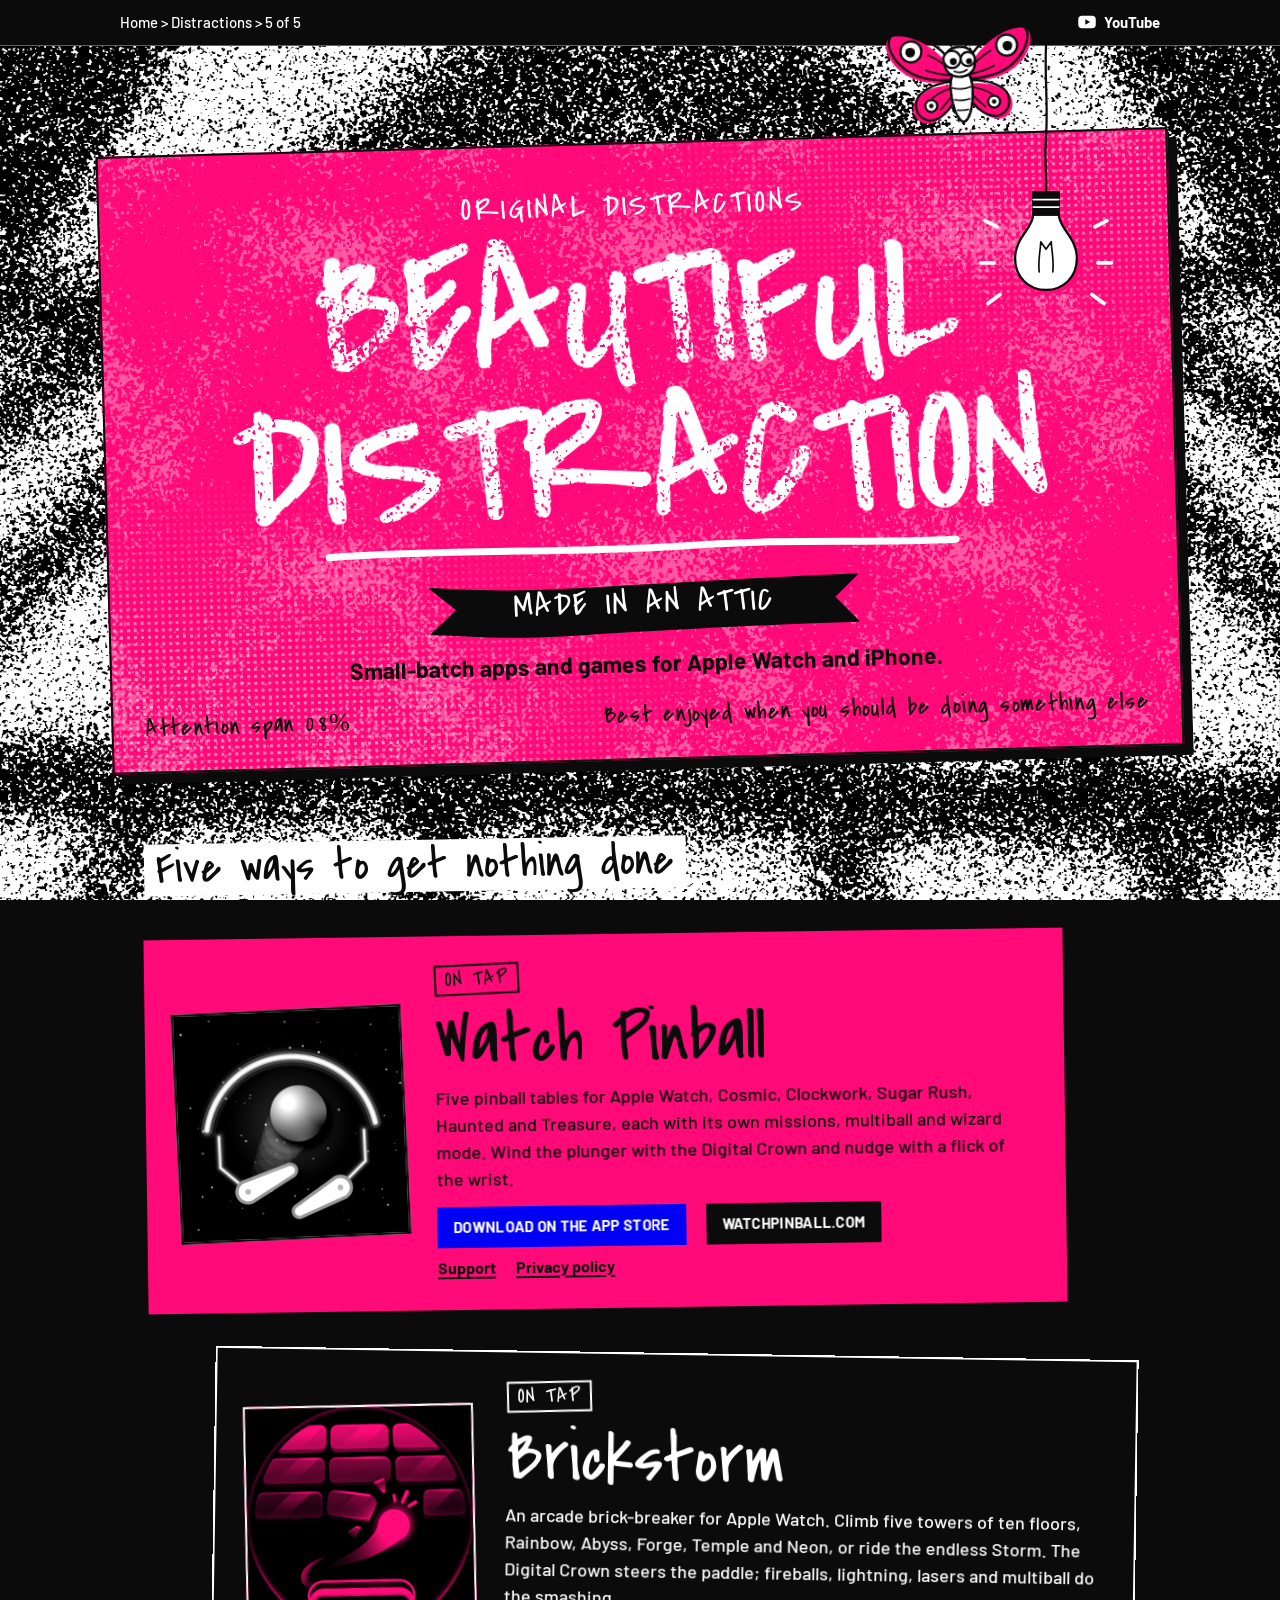
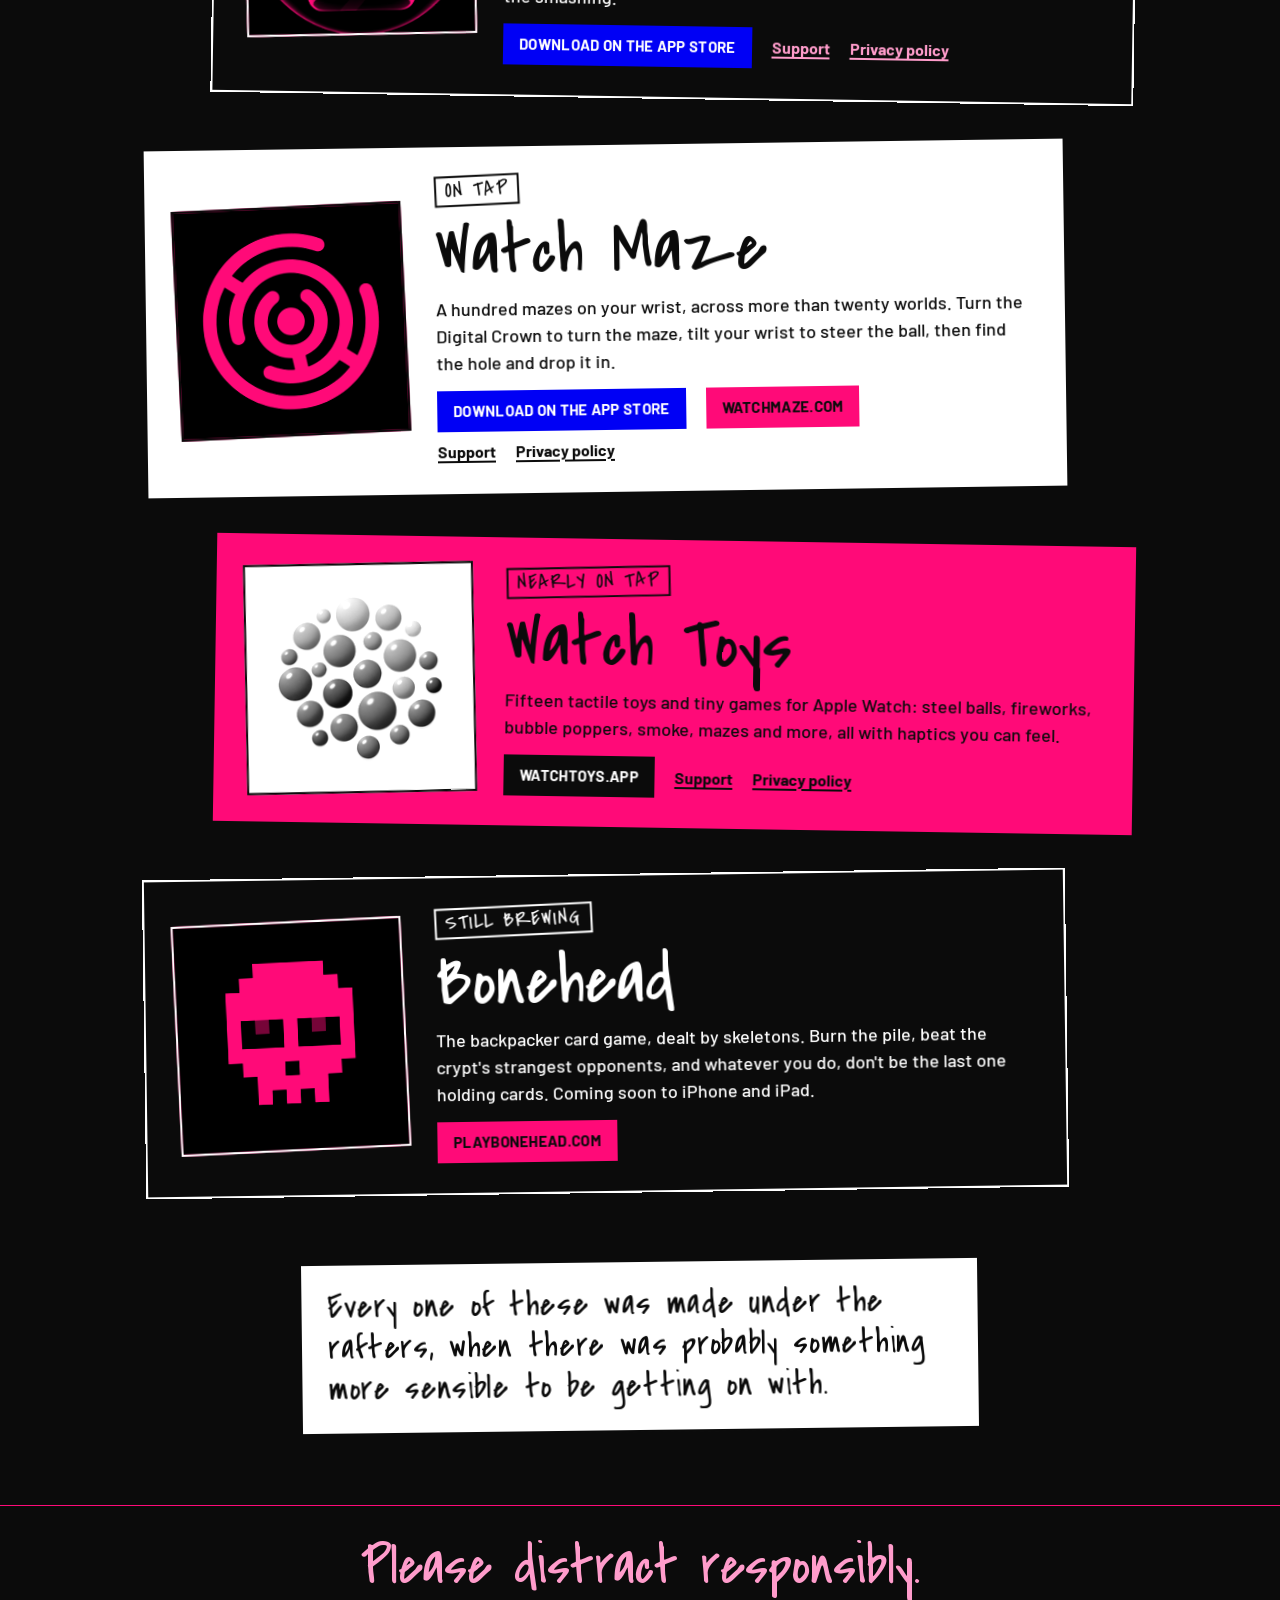
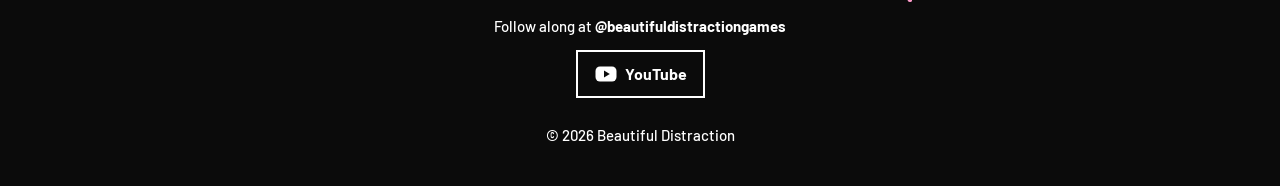
<file: index.html>
<!doctype html>
<html lang="en">
<head>
<meta charset="utf-8">
<meta name="viewport" content="width=device-width, initial-scale=1">
<title>Beautiful Distraction</title>
<meta name="description" content="Small-batch apps and games for Apple Watch and iPhone.">
<link rel="canonical" href="https://beautifuldistraction.com/">
<meta property="og:title" content="Beautiful Distraction">
<meta property="og:description" content="Small-batch apps and games. Best enjoyed when you should be doing something else.">
<meta property="og:url" content="https://beautifuldistraction.com/">
<meta property="og:type" content="website">
<link rel="icon" href="images/favicon.svg" type="image/svg+xml">
<link rel="preconnect" href="https://fonts.googleapis.com">
<link rel="preconnect" href="https://fonts.gstatic.com" crossorigin>
<link href="https://fonts.googleapis.com/css2?family=Barlow:wght@500;700&family=Covered+By+Your+Grace&display=swap" rel="stylesheet">
<link rel="stylesheet" href="home/home.css">
</head>
<body>

<!-- Shared drawings: a rough-edge filter, and the moth's wing. -->
<svg width="0" height="0" class="defs" aria-hidden="true">
  <filter id="rough" x="-5%" y="-5%" width="110%" height="110%">
    <feTurbulence type="fractalNoise" baseFrequency="0.035" numOctaves="3" seed="4"/>
    <feDisplacementMap in="SourceGraphic" scale="4"/>
  </filter>
  <symbol id="wing" viewBox="0 0 200 170" overflow="visible">
    <path class="wing-fill" transform="translate(4 4)" d="M104 72C118 46 146 20 178 18c14-1 18 12 12 26-6 16-22 30-40 36-16 5-34 6-46 4Z"/>
    <path class="wing-fill" transform="translate(4 4)" d="M104 88c16-2 38 2 52 14 10 10 8 28-6 34-16 6-34-10-46-34Z"/>
    <path class="line" d="M104 72C118 46 146 20 178 18c14-1 18 12 12 26-6 16-22 30-40 36-16 5-34 6-46 4Z"/>
    <path class="line" d="M104 88c16-2 38 2 52 14 10 10 8 28-6 34-16 6-34-10-46-34Z"/>
    <path class="line thin" d="M108 76c10-10 22-20 34-26M110 80c12-2 24-4 36-10M112 96c10 2 20 6 28 12M110 102c6 8 14 16 20 22"/>
    <circle class="line paper" cx="164" cy="44" r="14"/>
    <circle class="solid" cx="165" cy="45" r="6.5"/>
    <circle class="line paper" cx="142" cy="118" r="8"/>
    <circle class="solid" cx="142" cy="118" r="3"/>
  </symbol>
</svg>

<div class="bar">
  <div class="bar-in">
    <p>Home &gt; Distractions &gt; 5 of 5</p>
    <nav class="social" aria-label="Beautiful Distraction on social media"><a href="https://www.youtube.com/@beautifuldistractiongames" aria-label="YouTube"><svg viewBox="0 0 24 24" aria-hidden="true"><rect x="1.5" y="4.5" width="21" height="15" rx="4.5" fill="currentColor"/><path d="M10 8.6v6.8l5.8-3.4z" fill="var(--glyph)"/></svg><span>YouTube</span></a></nav>
  </div>
</div>

<header class="hero">
  <div class="label">
    <p class="kicker">Original distractions</p>
    <h1><span>Beautiful</span> <span>Distraction</span></h1>
    <svg class="stroke" viewBox="0 0 600 16" preserveAspectRatio="none" aria-hidden="true"><path d="M6 9C120 3 240 12 340 7s170 3 254 1"/></svg>
    <p class="ribbon">
      <svg viewBox="0 0 560 80" preserveAspectRatio="none" aria-hidden="true"><path d="M8 12c60 6 120 8 188 6s220-8 356-10l-30 30 30 34c-120 0-250 4-356 8S60 76 8 74l34-32Z"/></svg>
      <span>Made in an attic</span>
    </p>
    <p class="lede">Small-batch apps and games for Apple Watch and iPhone.</p>
    <div class="small-print">
      <span>Attention span 0.8%</span>
      <span>Best enjoyed when you should be doing something else</span>
    </div>
  </div>

  <div class="bulb" aria-hidden="true" title="Wake the moth">
    <svg viewBox="0 0 170 360">
      <path class="line" d="M85 0c-2 40 3 80 0 120s2 50 0 74"/>
      <g class="rays"><path d="M20 240 4 232M16 288H-2M24 330 8 342M150 240l16-8M154 288h18M146 330l16 12"/></g>
      <path class="glass-print" transform="translate(5 5)" d="M68 224c0 18-24 30-24 58 0 26 19 42 41 42s41-16 41-42c0-28-24-40-24-58Z"/>
      <path class="line glass" d="M68 224c0 18-24 30-24 58 0 26 19 42 41 42s41-16 41-42c0-28-24-40-24-58Z"/>
      <path class="line thin" d="M76 300c-2-16 2-30 2-40l7 10 7-10c0 10 4 24 2 40"/>
      <path class="line cap" d="M68 194h34v30H68Z"/>
      <path class="line thin" d="M68 204h34M68 214h34"/>
    </svg>
  </div>
  <p id="tink" class="tink" aria-hidden="true">tink!</p>
</header>

<main>
  <h2 class="knockout"><span>Five ways to get nothing done</span></h2>

  <div class="apps">
    <section class="app pink">
      <div class="print"><img src="images/watch-pinball-icon.png" alt="Watch Pinball icon" width="256" height="256"></div>
      <div>
        <p class="stamp">On tap</p>
        <h3>Watch Pinball</h3>
        <p>Five pinball tables for Apple Watch, Cosmic, Clockwork, Sugar Rush, Haunted and Treasure, each with its own missions, multiball and wizard mode. Wind the plunger with the Digital Crown and nudge with a flick of the wrist.</p>
        <div class="links">
          <a class="store" href="https://apps.apple.com/app/id6822812366">Download on the App Store</a>
          <a class="site" href="https://watchpinball.com">watchpinball.com</a>
          <span class="minor"><a href="watch-pinball/">Support</a><a href="watch-pinball/privacy/">Privacy policy</a></span>
        </div>
      </div>
    </section>

    <section class="app black">
      <div class="print"><img src="images/brickstorm-icon.png" alt="Brickstorm icon" width="256" height="256"></div>
      <div>
        <p class="stamp">On tap</p>
        <h3>Brickstorm</h3>
        <p>An arcade brick-breaker for Apple Watch. Climb five towers of ten floors, Rainbow, Abyss, Forge, Temple and Neon, or ride the endless Storm. The Digital Crown steers the paddle; fireballs, lightning, lasers and multiball do the smashing.</p>
        <div class="links">
          <a class="store" href="https://apps.apple.com/app/id6829541408">Download on the App Store</a>
          <span class="minor"><a href="brickstorm/">Support</a><a href="brickstorm/privacy/">Privacy policy</a></span>
        </div>
      </div>
    </section>

    <section class="app white">
      <div class="print"><img src="images/watch-maze-icon.png" alt="Watch Maze icon" width="256" height="256"></div>
      <div>
        <p class="stamp">On tap</p>
        <h3>Watch Maze</h3>
        <p>A hundred mazes on your wrist, across more than twenty worlds. Turn the Digital Crown to turn the maze, tilt your wrist to steer the ball, then find the hole and drop it in.</p>
        <div class="links">
          <a class="store" href="https://apps.apple.com/app/id6833099862">Download on the App Store</a>
          <a class="site" href="https://watchmaze.com">watchmaze.com</a>
          <span class="minor"><a href="https://watchmaze.com/support/">Support</a><a href="https://watchmaze.com/privacy/">Privacy policy</a></span>
        </div>
      </div>
    </section>

    <section class="app pink">
      <div class="print"><img src="images/watch-toys-icon.png" alt="Watch Toys icon" width="256" height="256"></div>
      <div>
        <p class="stamp">Nearly on tap</p>
        <h3>Watch Toys</h3>
        <p>Fifteen tactile toys and tiny games for Apple Watch: steel balls, fireworks, bubble poppers, smoke, mazes and more, all with haptics you can feel.</p>
        <div class="links">
          <a class="site" href="https://watchtoys.app">watchtoys.app</a>
          <span class="minor"><a href="watch-toys/">Support</a><a href="watch-toys/privacy/">Privacy policy</a></span>
        </div>
      </div>
    </section>

    <section class="app black">
      <div class="print"><img src="images/bonehead-icon.png" alt="Bonehead icon" width="256" height="256"></div>
      <div>
        <p class="stamp">Still brewing</p>
        <h3>Bonehead</h3>
        <p>The backpacker card game, dealt by skeletons. Burn the pile, beat the crypt's strangest opponents, and whatever you do, don't be the last one holding cards. Coming soon to iPhone and iPad.</p>
        <div class="links">
          <a class="site" href="https://playbonehead.com">playbonehead.com</a>
        </div>
      </div>
    </section>

    <!-- Pixel MTB is hidden for now. To bring it back, uncomment this card and update the counts.
    <section class="app black">
      <div class="print"><img src="images/pixel-mtb-icon.png" alt="Pixel MTB icon" width="256" height="256"></div>
      <div>
        <p class="stamp">Still brewing</p>
        <h3>Pixel MTB</h3>
        <p>Ride pixel-art trails through forests, an old town, a canyon and a glacier. Pump the rollers, pop off the lips, flip and grab your way to three stars on every trail.</p>
        <div class="links">
          <span class="minor"><a href="pixel-mtb/">Support</a><a href="pixel-mtb/privacy/">Privacy policy</a></span>
        </div>
      </div>
    </section>
    -->
  </div>

  <section class="note">
    <p>Every one of these was made under the rafters, when there was probably something more sensible to be getting on with.</p>
  </section>
</main>

<footer>
  <p class="sign-off">Please distract responsibly.</p>
  <p class="follow">Follow along at <strong>@beautifuldistractiongames</strong></p>
  <nav class="social big" aria-label="Beautiful Distraction on social media"><a href="https://www.youtube.com/@beautifuldistractiongames" aria-label="YouTube"><svg viewBox="0 0 24 24" aria-hidden="true"><rect x="1.5" y="4.5" width="21" height="15" rx="4.5" fill="currentColor"/><path d="M10 8.6v6.8l5.8-3.4z" fill="var(--glyph)"/></svg><span>YouTube</span></a></nav>
  <p>© 2026 Beautiful Distraction</p>
</footer>

<!-- The moth. It ignores clicks, so it can never get in the way of a link. Click the bulb to wake it. -->
<svg id="moth" class="moth" viewBox="0 0 200 170" aria-hidden="true">
  <g class="wing-l"><use href="#wing" width="200" height="170" transform="translate(200 0) scale(-1 1)"/></g>
  <g class="wing-r"><use href="#wing" width="200" height="170"/></g>
  <g class="body">
    <path class="line thin" d="M92 44C86 30 78 22 66 14M108 44c6-14 14-22 26-30"/>
    <path class="line thin" d="M84 32l-8 2M79 26l-8 1M73 20l-7 0M116 32l8 2M121 26l8 1M127 20l7 0"/>
    <path class="line fuzz" d="M100 72c16 0 16 26 13 44-2 14-8 26-13 26s-11-12-13-26c-3-18-3-44 13-44Z"/>
    <path class="line thin" d="M88 96c8 3 16 3 24 0M90 112c7 2 13 2 20 0M93 126c5 1 9 1 14 0"/>
    <path class="line fuzz" d="M100 42c16 0 22 12 20 24-1 10-10 16-20 16s-19-6-20-16c-2-12 4-24 20-24Z"/>
    <circle class="line paper" cx="90" cy="58" r="11.5"/>
    <circle class="line paper" cx="111" cy="59" r="9.5"/>
    <g id="pupils"><circle class="solid" cx="90" cy="58" r="4.6"/><circle class="solid" cx="111" cy="59" r="4"/></g>
    <path class="line thin" d="M92 74c5 3 11 3 17-1"/>
  </g>
</svg>

<script src="home/moth.js"></script>
</body>
</html>
</file>
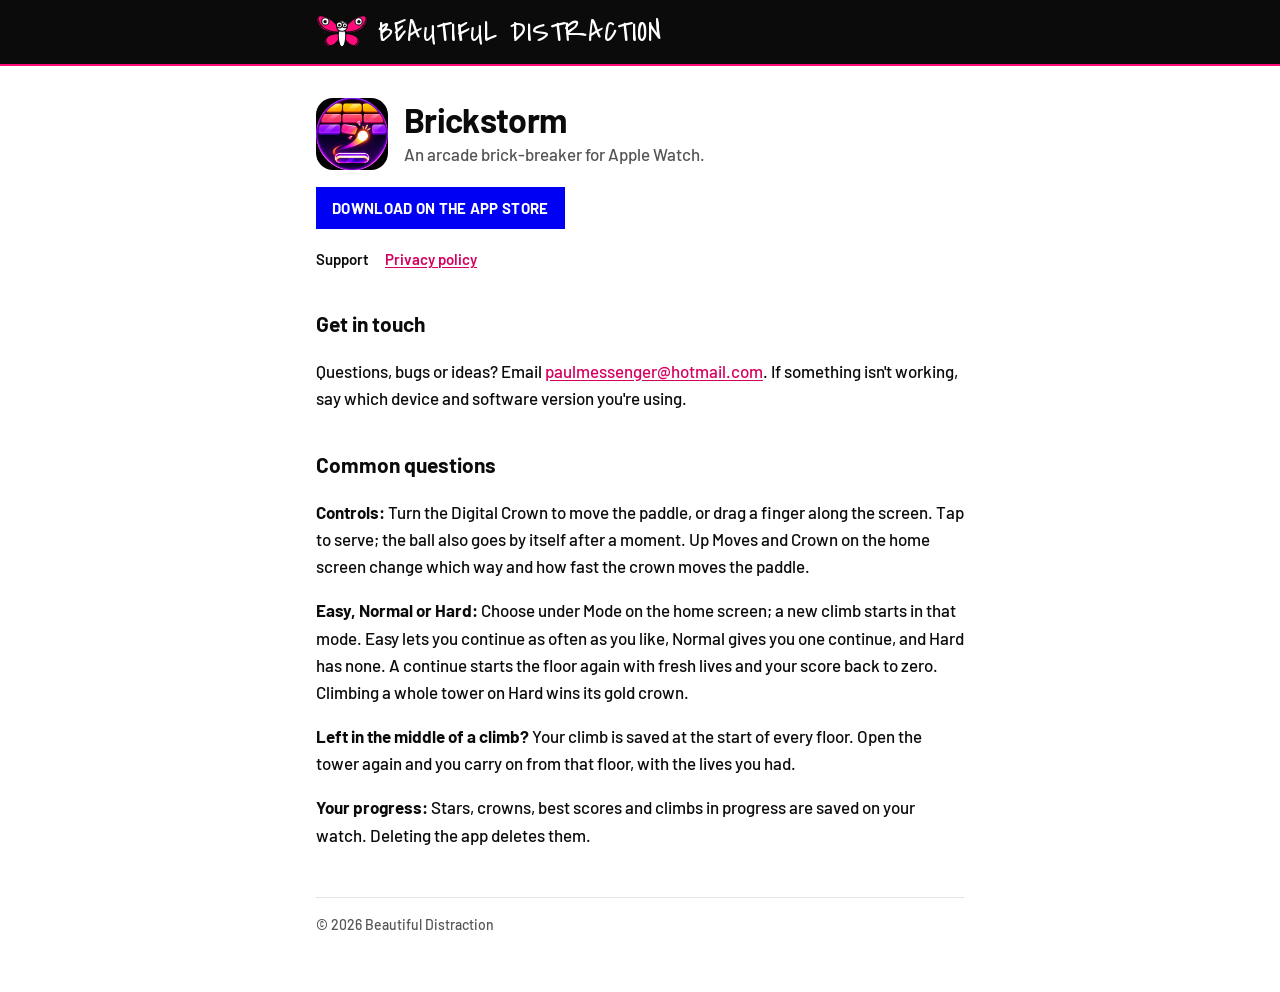
<file: brickstorm/index.html>
<!doctype html>
<html lang="en">
<head>
<meta charset="utf-8">
<meta name="viewport" content="width=device-width, initial-scale=1">
<title>Brickstorm Support</title>
<meta name="description" content="Help and contact for Brickstorm.">
<link rel="icon" href="../images/favicon.svg" type="image/svg+xml">
<link rel="preconnect" href="https://fonts.googleapis.com">
<link rel="preconnect" href="https://fonts.gstatic.com" crossorigin>
<link href="https://fonts.googleapis.com/css2?family=Barlow:wght@500;700&family=Covered+By+Your+Grace&display=swap" rel="stylesheet">
<link rel="stylesheet" href="../style.css">
</head>
<body>
<header class="site">
  <a class="brand" href="../">
    <img src="../images/moth.svg" alt="" width="60" height="51">
    <span>Beautiful Distraction</span>
  </a>
</header>
<main>

  <div class="app-head">
    <img src="../images/brickstorm-icon.png" alt="Brickstorm icon">
    <div>
      <h1>Brickstorm</h1>
      <p>An arcade brick-breaker for Apple Watch.</p>
    </div>
  </div>
  <p><a class="store" href="https://apps.apple.com/app/id6829541408">Download on the App Store</a></p>
  <nav class="sub">
    <a href="./" aria-current="page">Support</a>
    <a href="privacy/">Privacy policy</a>
  </nav>

  <h2 id="contact">Get in touch</h2>
  <p>Questions, bugs or ideas? Email <a href="mailto:paulmessenger@hotmail.com">paulmessenger@hotmail.com</a>. If something isn't working, say which device and software version you're using.</p>

  <h2 id="help">Common questions</h2>
  <p><strong>Controls:</strong> Turn the Digital Crown to move the paddle, or drag a finger along the screen. Tap to serve; the ball also goes by itself after a moment. Up Moves and Crown on the home screen change which way and how fast the crown moves the paddle.</p>
  <p><strong>Easy, Normal or Hard:</strong> Choose under Mode on the home screen; a new climb starts in that mode. Easy lets you continue as often as you like, Normal gives you one continue, and Hard has none. A continue starts the floor again with fresh lives and your score back to zero. Climbing a whole tower on Hard wins its gold crown.</p>
  <p><strong>Left in the middle of a climb?</strong> Your climb is saved at the start of every floor. Open the tower again and you carry on from that floor, with the lives you had.</p>
  <p><strong>Your progress:</strong> Stars, crowns, best scores and climbs in progress are saved on your watch. Deleting the app deletes them.</p>

  <footer>© 2026 Beautiful Distraction</footer>
</main>
</body>
</html>
</file>
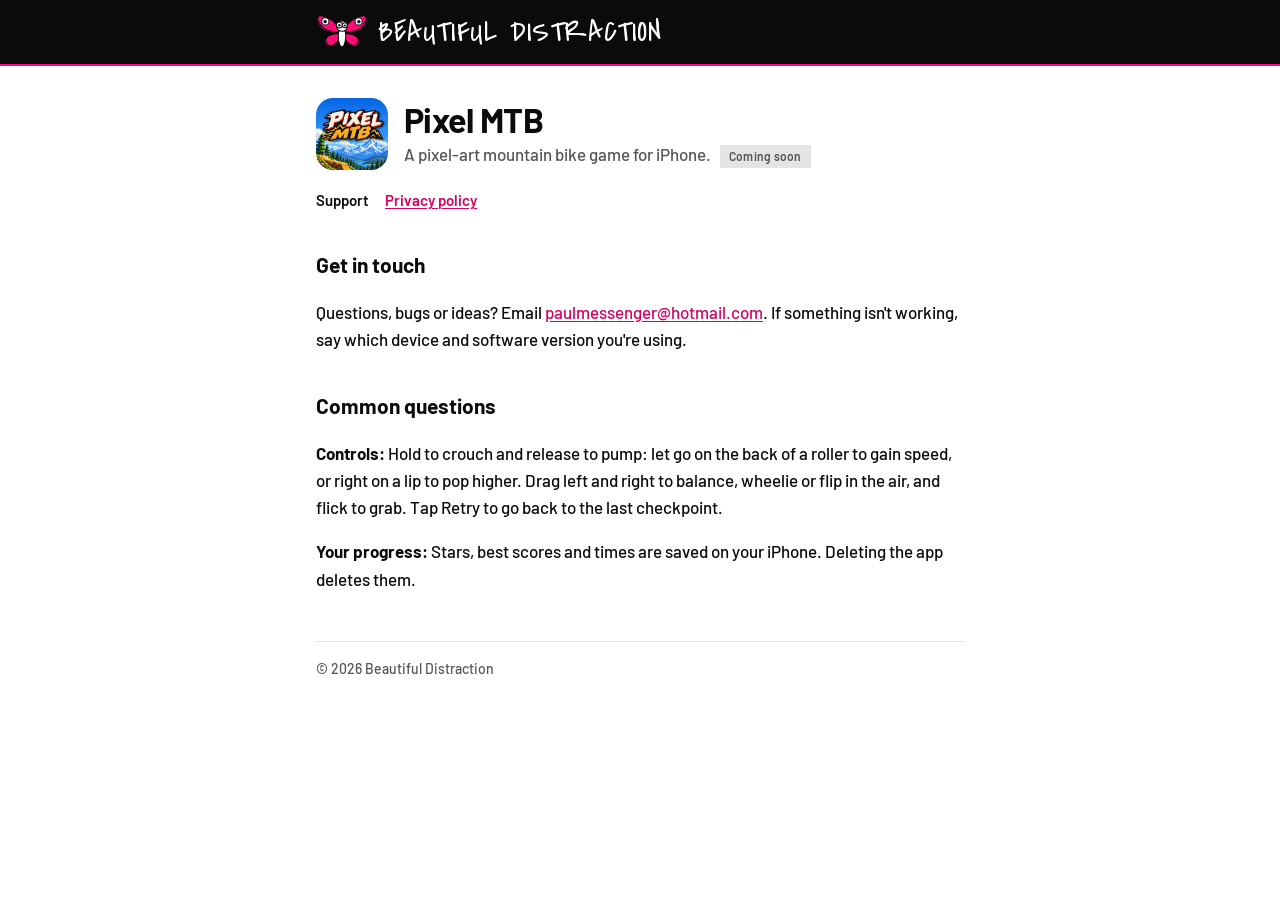
<file: pixel-mtb/index.html>
<!doctype html>
<html lang="en">
<head>
<meta charset="utf-8">
<meta name="viewport" content="width=device-width, initial-scale=1">
<title>Pixel MTB Support</title>
<meta name="description" content="Help and contact for Pixel MTB.">
<link rel="icon" href="../images/favicon.svg" type="image/svg+xml">
<link rel="preconnect" href="https://fonts.googleapis.com">
<link rel="preconnect" href="https://fonts.gstatic.com" crossorigin>
<link href="https://fonts.googleapis.com/css2?family=Barlow:wght@500;700&family=Covered+By+Your+Grace&display=swap" rel="stylesheet">
<link rel="stylesheet" href="../style.css">
</head>
<body>
<header class="site">
  <a class="brand" href="../">
    <img src="../images/moth.svg" alt="" width="60" height="51">
    <span>Beautiful Distraction</span>
  </a>
</header>
<main>

  <div class="app-head">
    <img src="../images/pixel-mtb-icon.png" alt="Pixel MTB icon">
    <div>
      <h1>Pixel MTB</h1>
      <p>A pixel-art mountain bike game for iPhone. <span class="tag">Coming soon</span></p>
    </div>
  </div>
  <nav class="sub">
    <a href="./" aria-current="page">Support</a>
    <a href="privacy/">Privacy policy</a>
  </nav>

  <h2 id="contact">Get in touch</h2>
  <p>Questions, bugs or ideas? Email <a href="mailto:paulmessenger@hotmail.com">paulmessenger@hotmail.com</a>. If something isn't working, say which device and software version you're using.</p>

  <h2 id="help">Common questions</h2>
  <p><strong>Controls:</strong> Hold to crouch and release to pump: let go on the back of a roller to gain speed, or right on a lip to pop higher. Drag left and right to balance, wheelie or flip in the air, and flick to grab. Tap Retry to go back to the last checkpoint.</p>
  <p><strong>Your progress:</strong> Stars, best scores and times are saved on your iPhone. Deleting the app deletes them.</p>

  <footer>© 2026 Beautiful Distraction</footer>
</main>
</body>
</html>
</file>
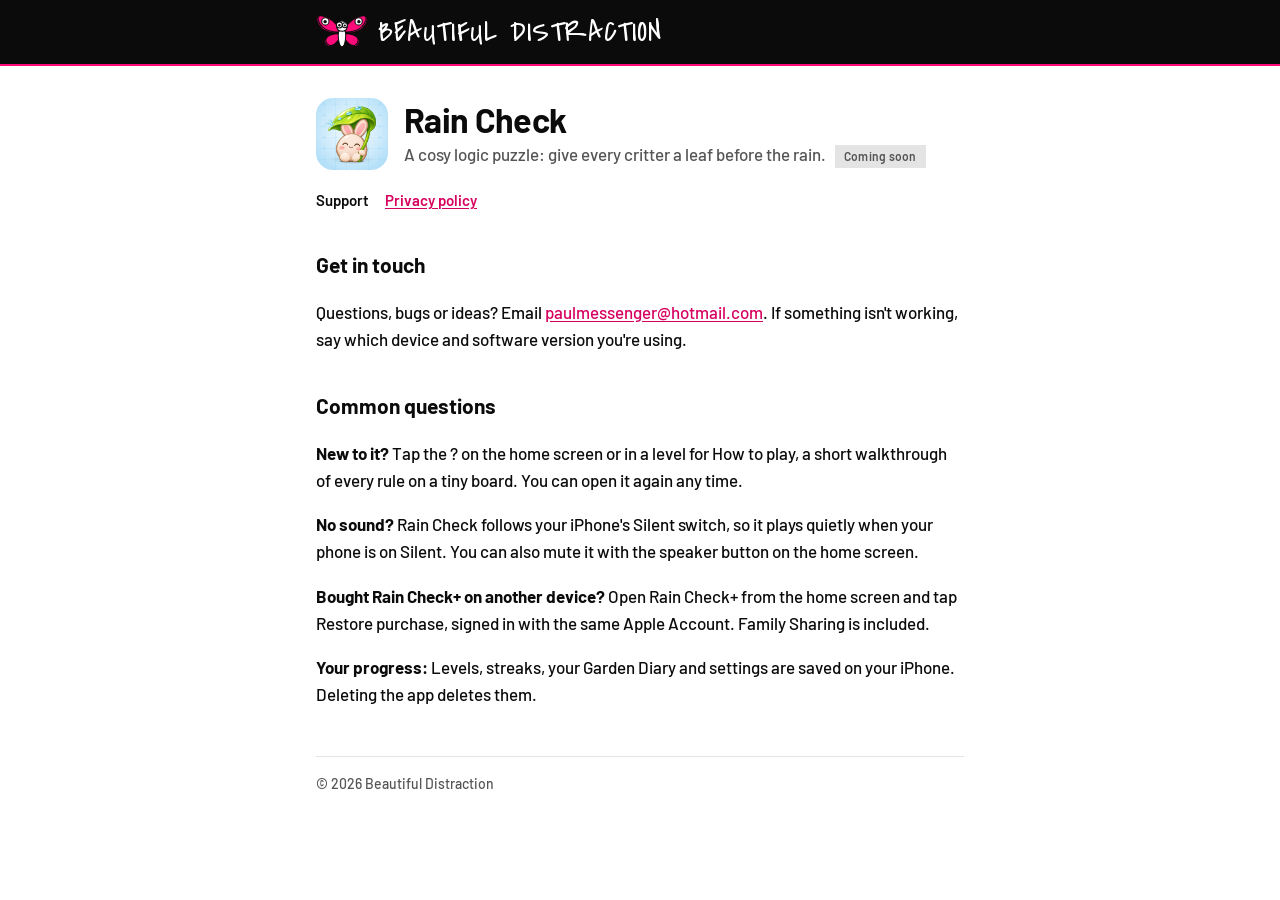
<file: rain-check/index.html>
<!doctype html>
<html lang="en">
<head>
<meta charset="utf-8">
<meta name="viewport" content="width=device-width, initial-scale=1">
<title>Rain Check Support</title>
<meta name="description" content="Help and contact for Rain Check.">
<link rel="icon" href="../images/favicon.svg" type="image/svg+xml">
<link rel="preconnect" href="https://fonts.googleapis.com">
<link rel="preconnect" href="https://fonts.gstatic.com" crossorigin>
<link href="https://fonts.googleapis.com/css2?family=Barlow:wght@500;700&family=Covered+By+Your+Grace&display=swap" rel="stylesheet">
<link rel="stylesheet" href="../style.css">
</head>
<body>
<header class="site">
  <a class="brand" href="../">
    <img src="../images/moth.svg" alt="" width="60" height="51">
    <span>Beautiful Distraction</span>
  </a>
</header>
<main>

  <div class="app-head">
    <img src="../images/rain-check-icon.png" alt="Rain Check icon">
    <div>
      <h1>Rain Check</h1>
      <p>A cosy logic puzzle: give every critter a leaf before the rain. <span class="tag">Coming soon</span></p>
    </div>
  </div>
  <nav class="sub">
    <a href="./" aria-current="page">Support</a>
    <a href="privacy/">Privacy policy</a>
  </nav>

  <h2 id="contact">Get in touch</h2>
  <p>Questions, bugs or ideas? Email <a href="mailto:paulmessenger@hotmail.com">paulmessenger@hotmail.com</a>. If something isn't working, say which device and software version you're using.</p>

  <h2 id="help">Common questions</h2>
  <p><strong>New to it?</strong> Tap the ? on the home screen or in a level for How to play, a short walkthrough of every rule on a tiny board. You can open it again any time.</p>
  <p><strong>No sound?</strong> Rain Check follows your iPhone's Silent switch, so it plays quietly when your phone is on Silent. You can also mute it with the speaker button on the home screen.</p>
  <p><strong>Bought Rain Check+ on another device?</strong> Open Rain Check+ from the home screen and tap Restore purchase, signed in with the same Apple Account. Family Sharing is included.</p>
  <p><strong>Your progress:</strong> Levels, streaks, your Garden Diary and settings are saved on your iPhone. Deleting the app deletes them.</p>

  <footer>© 2026 Beautiful Distraction</footer>
</main>
</body>
</html>
</file>
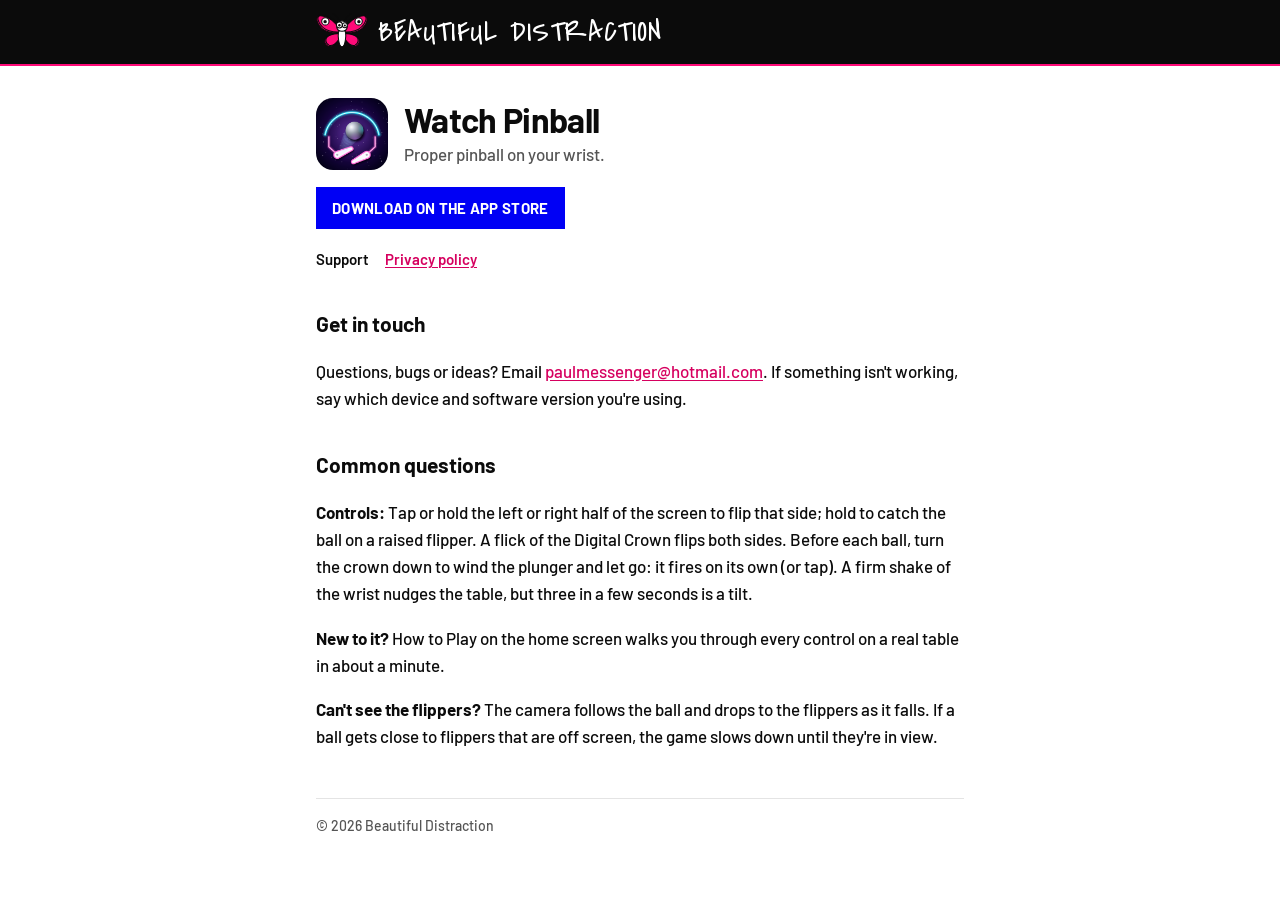
<file: watch-pinball/index.html>
<!doctype html>
<html lang="en">
<head>
<meta charset="utf-8">
<meta name="viewport" content="width=device-width, initial-scale=1">
<title>Watch Pinball Support</title>
<meta name="description" content="Help and contact for Watch Pinball.">
<link rel="icon" href="../images/favicon.svg" type="image/svg+xml">
<link rel="preconnect" href="https://fonts.googleapis.com">
<link rel="preconnect" href="https://fonts.gstatic.com" crossorigin>
<link href="https://fonts.googleapis.com/css2?family=Barlow:wght@500;700&family=Covered+By+Your+Grace&display=swap" rel="stylesheet">
<link rel="stylesheet" href="../style.css">
</head>
<body>
<header class="site">
  <a class="brand" href="../">
    <img src="../images/moth.svg" alt="" width="60" height="51">
    <span>Beautiful Distraction</span>
  </a>
</header>
<main>

  <div class="app-head">
    <img src="../images/watch-pinball-icon.png" alt="Watch Pinball icon">
    <div>
      <h1>Watch Pinball</h1>
      <p>Proper pinball on your wrist.</p>
    </div>
  </div>
  <p><a class="store" href="https://apps.apple.com/app/id6822812366">Download on the App Store</a></p>
  <nav class="sub">
    <a href="./" aria-current="page">Support</a>
    <a href="privacy/">Privacy policy</a>
  </nav>

  <h2 id="contact">Get in touch</h2>
  <p>Questions, bugs or ideas? Email <a href="mailto:paulmessenger@hotmail.com">paulmessenger@hotmail.com</a>. If something isn't working, say which device and software version you're using.</p>

  <h2 id="help">Common questions</h2>
  <p><strong>Controls:</strong> Tap or hold the left or right half of the screen to flip that side; hold to catch the ball on a raised flipper. A flick of the Digital Crown flips both sides. Before each ball, turn the crown down to wind the plunger and let go: it fires on its own (or tap). A firm shake of the wrist nudges the table, but three in a few seconds is a tilt.</p>
  <p><strong>New to it?</strong> How to Play on the home screen walks you through every control on a real table in about a minute.</p>
  <p><strong>Can't see the flippers?</strong> The camera follows the ball and drops to the flippers as it falls. If a ball gets close to flippers that are off screen, the game slows down until they're in view.</p>

  <footer>© 2026 Beautiful Distraction</footer>
</main>
</body>
</html>
</file>
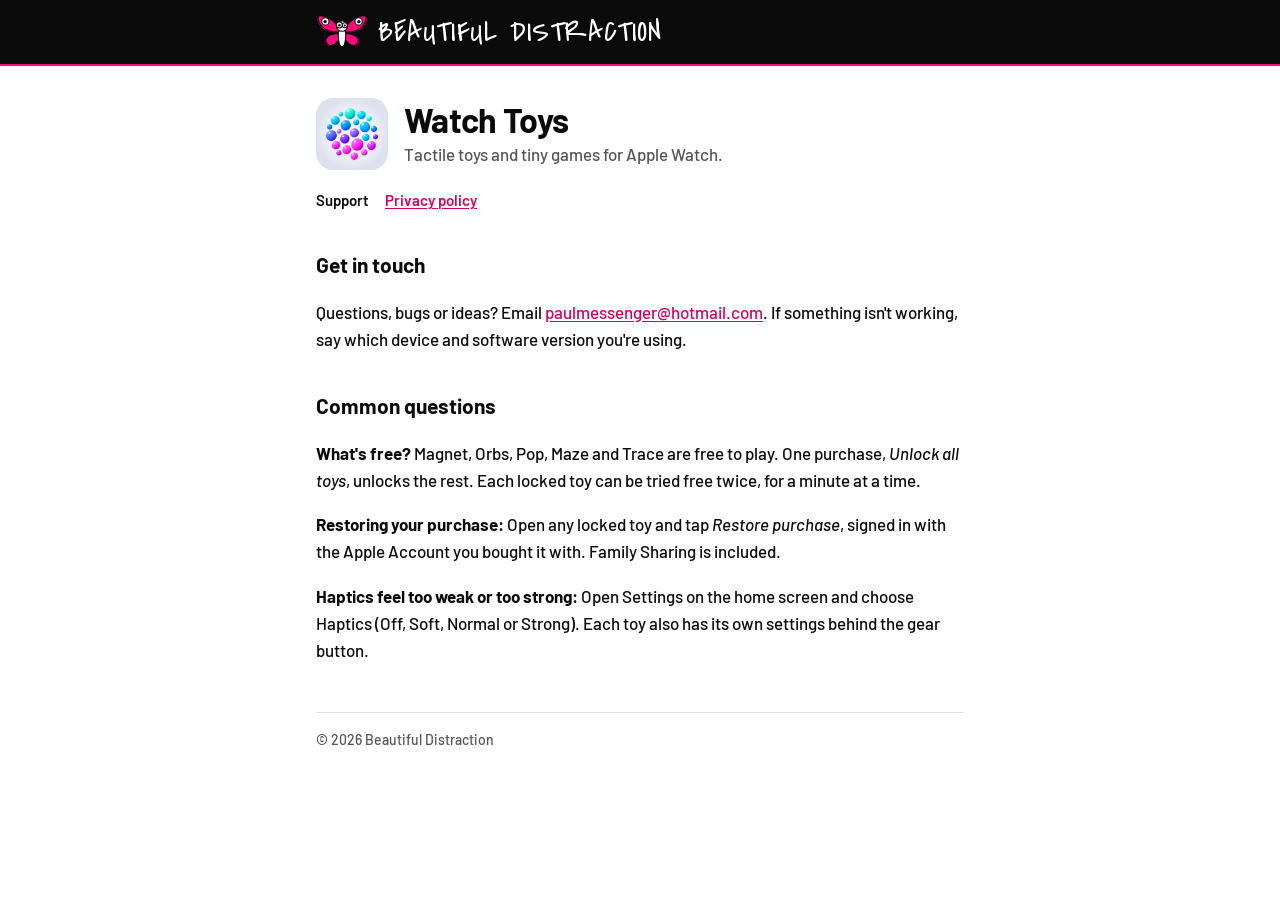
<file: watch-toys/index.html>
<!doctype html>
<html lang="en">
<head>
<meta charset="utf-8">
<meta name="viewport" content="width=device-width, initial-scale=1">
<title>Watch Toys Support</title>
<meta name="description" content="Help and contact for Watch Toys.">
<link rel="icon" href="../images/favicon.svg" type="image/svg+xml">
<link rel="preconnect" href="https://fonts.googleapis.com">
<link rel="preconnect" href="https://fonts.gstatic.com" crossorigin>
<link href="https://fonts.googleapis.com/css2?family=Barlow:wght@500;700&family=Covered+By+Your+Grace&display=swap" rel="stylesheet">
<link rel="stylesheet" href="../style.css">
</head>
<body>
<header class="site">
  <a class="brand" href="../">
    <img src="../images/moth.svg" alt="" width="60" height="51">
    <span>Beautiful Distraction</span>
  </a>
</header>
<main>

  <div class="app-head">
    <img src="../images/watch-toys-icon.png" alt="Watch Toys icon">
    <div>
      <h1>Watch Toys</h1>
      <p>Tactile toys and tiny games for Apple Watch.</p>
    </div>
  </div>
  <nav class="sub">
    <a href="./" aria-current="page">Support</a>
    <a href="privacy/">Privacy policy</a>
  </nav>

  <h2 id="contact">Get in touch</h2>
  <p>Questions, bugs or ideas? Email <a href="mailto:paulmessenger@hotmail.com">paulmessenger@hotmail.com</a>. If something isn't working, say which device and software version you're using.</p>

  <h2 id="help">Common questions</h2>
  <p><strong>What's free?</strong> Magnet, Orbs, Pop, Maze and Trace are free to play. One purchase, <em>Unlock all toys</em>, unlocks the rest. Each locked toy can be tried free twice, for a minute at a time.</p>
  <p><strong>Restoring your purchase:</strong> Open any locked toy and tap <em>Restore purchase</em>, signed in with the Apple Account you bought it with. Family Sharing is included.</p>
  <p><strong>Haptics feel too weak or too strong:</strong> Open Settings on the home screen and choose Haptics (Off, Soft, Normal or Strong). Each toy also has its own settings behind the gear button.</p>

  <footer>© 2026 Beautiful Distraction</footer>
</main>
</body>
</html>
</file>
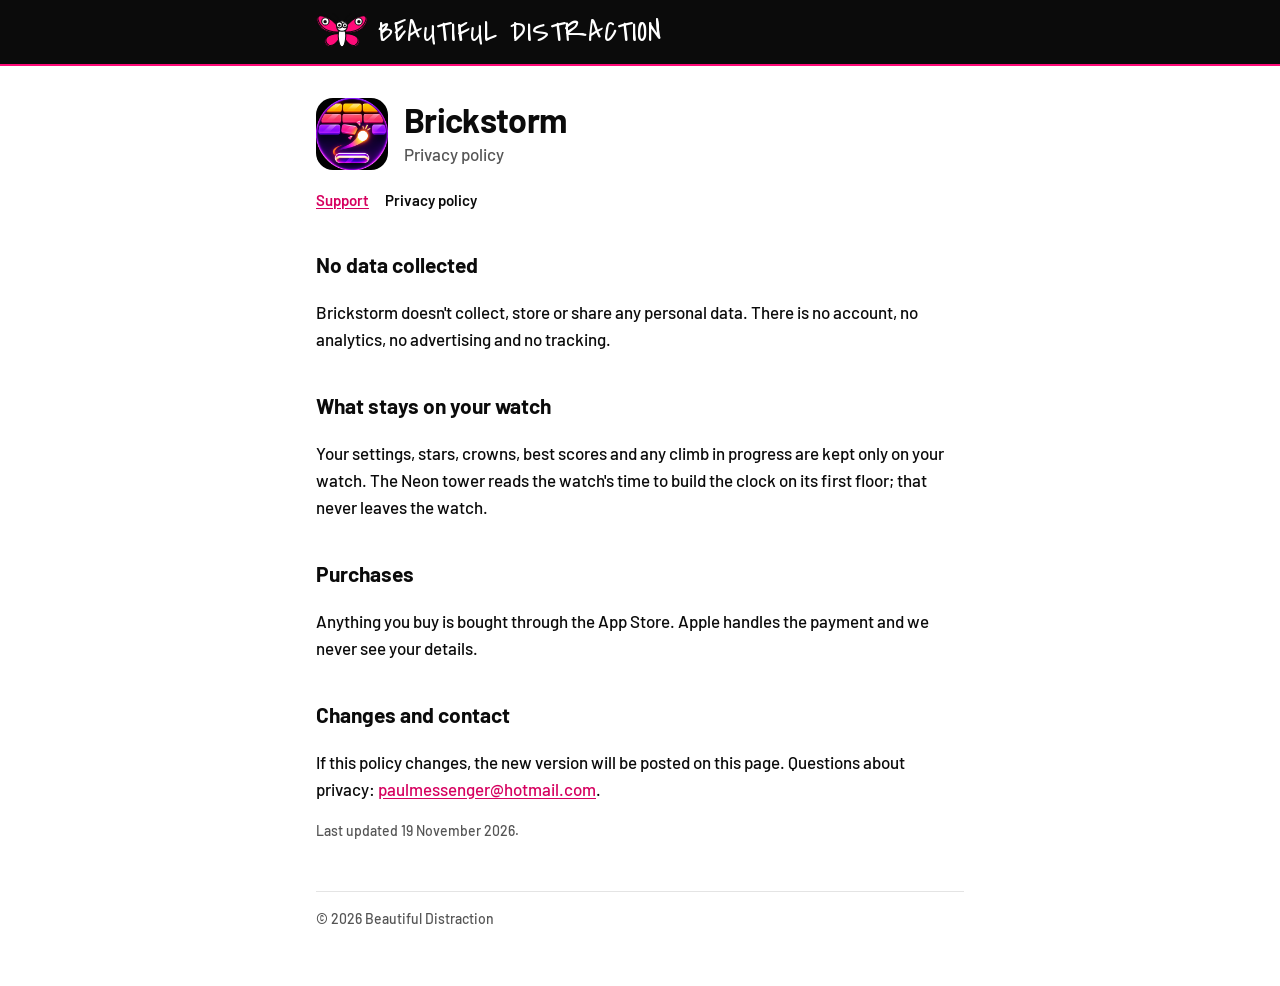
<file: brickstorm/privacy/index.html>
<!doctype html>
<html lang="en">
<head>
<meta charset="utf-8">
<meta name="viewport" content="width=device-width, initial-scale=1">
<title>Brickstorm Privacy</title>
<meta name="description" content="Privacy policy for Brickstorm.">
<link rel="icon" href="../../images/favicon.svg" type="image/svg+xml">
<link rel="preconnect" href="https://fonts.googleapis.com">
<link rel="preconnect" href="https://fonts.gstatic.com" crossorigin>
<link href="https://fonts.googleapis.com/css2?family=Barlow:wght@500;700&family=Covered+By+Your+Grace&display=swap" rel="stylesheet">
<link rel="stylesheet" href="../../style.css">
</head>
<body>
<header class="site">
  <a class="brand" href="../../">
    <img src="../../images/moth.svg" alt="" width="60" height="51">
    <span>Beautiful Distraction</span>
  </a>
</header>
<main>

  <div class="app-head">
    <img src="../../images/brickstorm-icon.png" alt="Brickstorm icon">
    <div>
      <h1>Brickstorm</h1>
      <p>Privacy policy</p>
    </div>
  </div>
  <nav class="sub">
    <a href="../">Support</a>
    <a href="./" aria-current="page">Privacy policy</a>
  </nav>
  <h2>No data collected</h2>
  <p>Brickstorm doesn't collect, store or share any personal data. There is no account, no analytics, no advertising and no tracking.</p>
  <h2>What stays on your watch</h2>
  <p>Your settings, stars, crowns, best scores and any climb in progress are kept only on your watch. The Neon tower reads the watch's time to build the clock on its first floor; that never leaves the watch.</p>
  <h2>Purchases</h2>
  <p>Anything you buy is bought through the App Store. Apple handles the payment and we never see your details.</p>

  <h2>Changes and contact</h2>
  <p>If this policy changes, the new version will be posted on this page. Questions about privacy: <a href="mailto:paulmessenger@hotmail.com">paulmessenger@hotmail.com</a>.</p>
  <p class="small">Last updated 19 November 2026.</p>

  <footer>© 2026 Beautiful Distraction</footer>
</main>
</body>
</html>
</file>
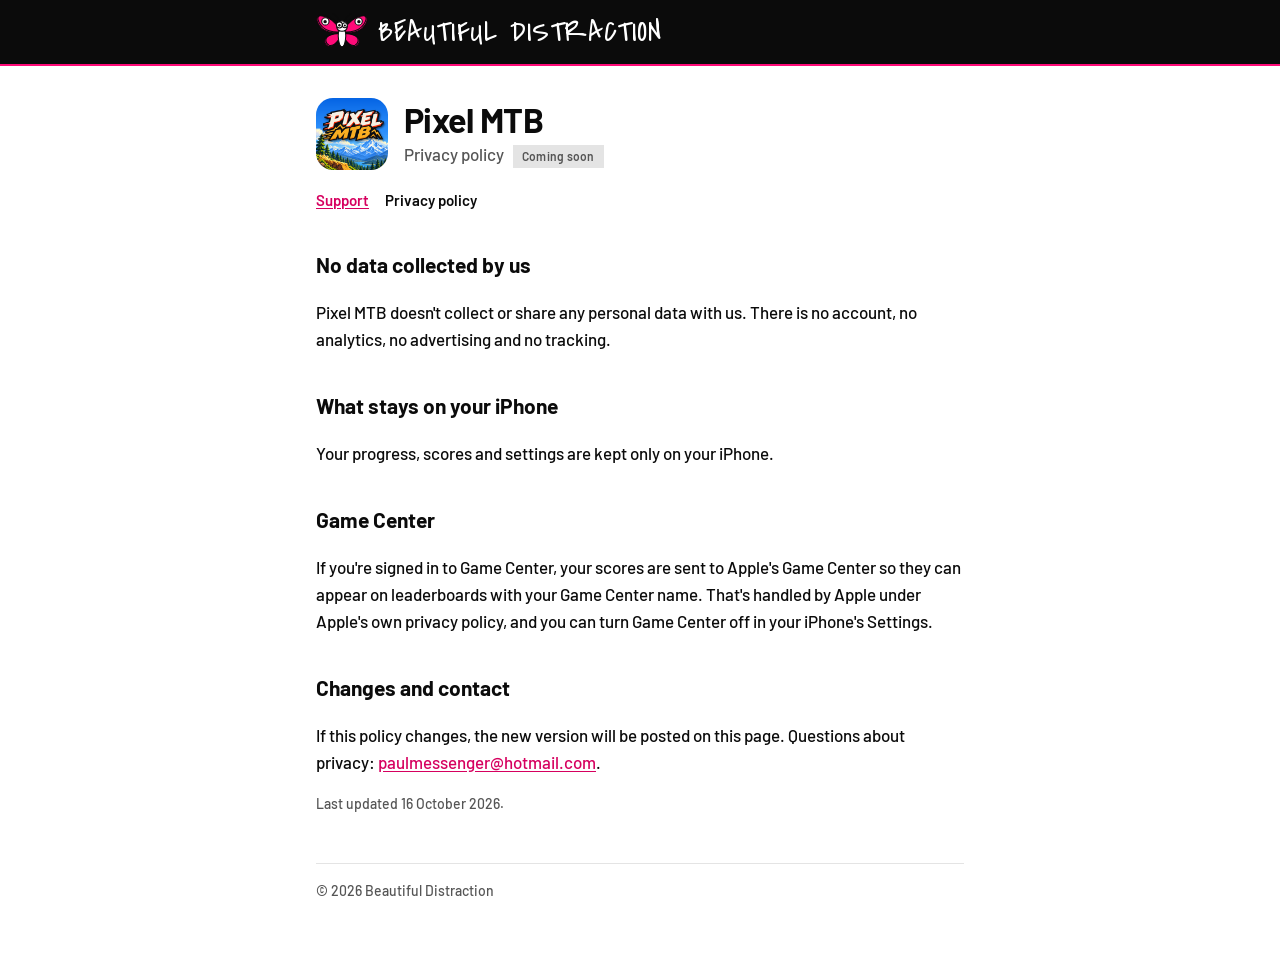
<file: pixel-mtb/privacy/index.html>
<!doctype html>
<html lang="en">
<head>
<meta charset="utf-8">
<meta name="viewport" content="width=device-width, initial-scale=1">
<title>Pixel MTB Privacy</title>
<meta name="description" content="Privacy policy for Pixel MTB.">
<link rel="icon" href="../../images/favicon.svg" type="image/svg+xml">
<link rel="preconnect" href="https://fonts.googleapis.com">
<link rel="preconnect" href="https://fonts.gstatic.com" crossorigin>
<link href="https://fonts.googleapis.com/css2?family=Barlow:wght@500;700&family=Covered+By+Your+Grace&display=swap" rel="stylesheet">
<link rel="stylesheet" href="../../style.css">
</head>
<body>
<header class="site">
  <a class="brand" href="../../">
    <img src="../../images/moth.svg" alt="" width="60" height="51">
    <span>Beautiful Distraction</span>
  </a>
</header>
<main>

  <div class="app-head">
    <img src="../../images/pixel-mtb-icon.png" alt="Pixel MTB icon">
    <div>
      <h1>Pixel MTB</h1>
      <p>Privacy policy <span class="tag">Coming soon</span></p>
    </div>
  </div>
  <nav class="sub">
    <a href="../">Support</a>
    <a href="./" aria-current="page">Privacy policy</a>
  </nav>
  <h2>No data collected by us</h2>
  <p>Pixel MTB doesn't collect or share any personal data with us. There is no account, no analytics, no advertising and no tracking.</p>
  <h2>What stays on your iPhone</h2>
  <p>Your progress, scores and settings are kept only on your iPhone.</p>
  <h2>Game Center</h2>
  <p>If you're signed in to Game Center, your scores are sent to Apple's Game Center so they can appear on leaderboards with your Game Center name. That's handled by Apple under Apple's own privacy policy, and you can turn Game Center off in your iPhone's Settings.</p>

  <h2>Changes and contact</h2>
  <p>If this policy changes, the new version will be posted on this page. Questions about privacy: <a href="mailto:paulmessenger@hotmail.com">paulmessenger@hotmail.com</a>.</p>
  <p class="small">Last updated 16 October 2026.</p>

  <footer>© 2026 Beautiful Distraction</footer>
</main>
</body>
</html>
</file>
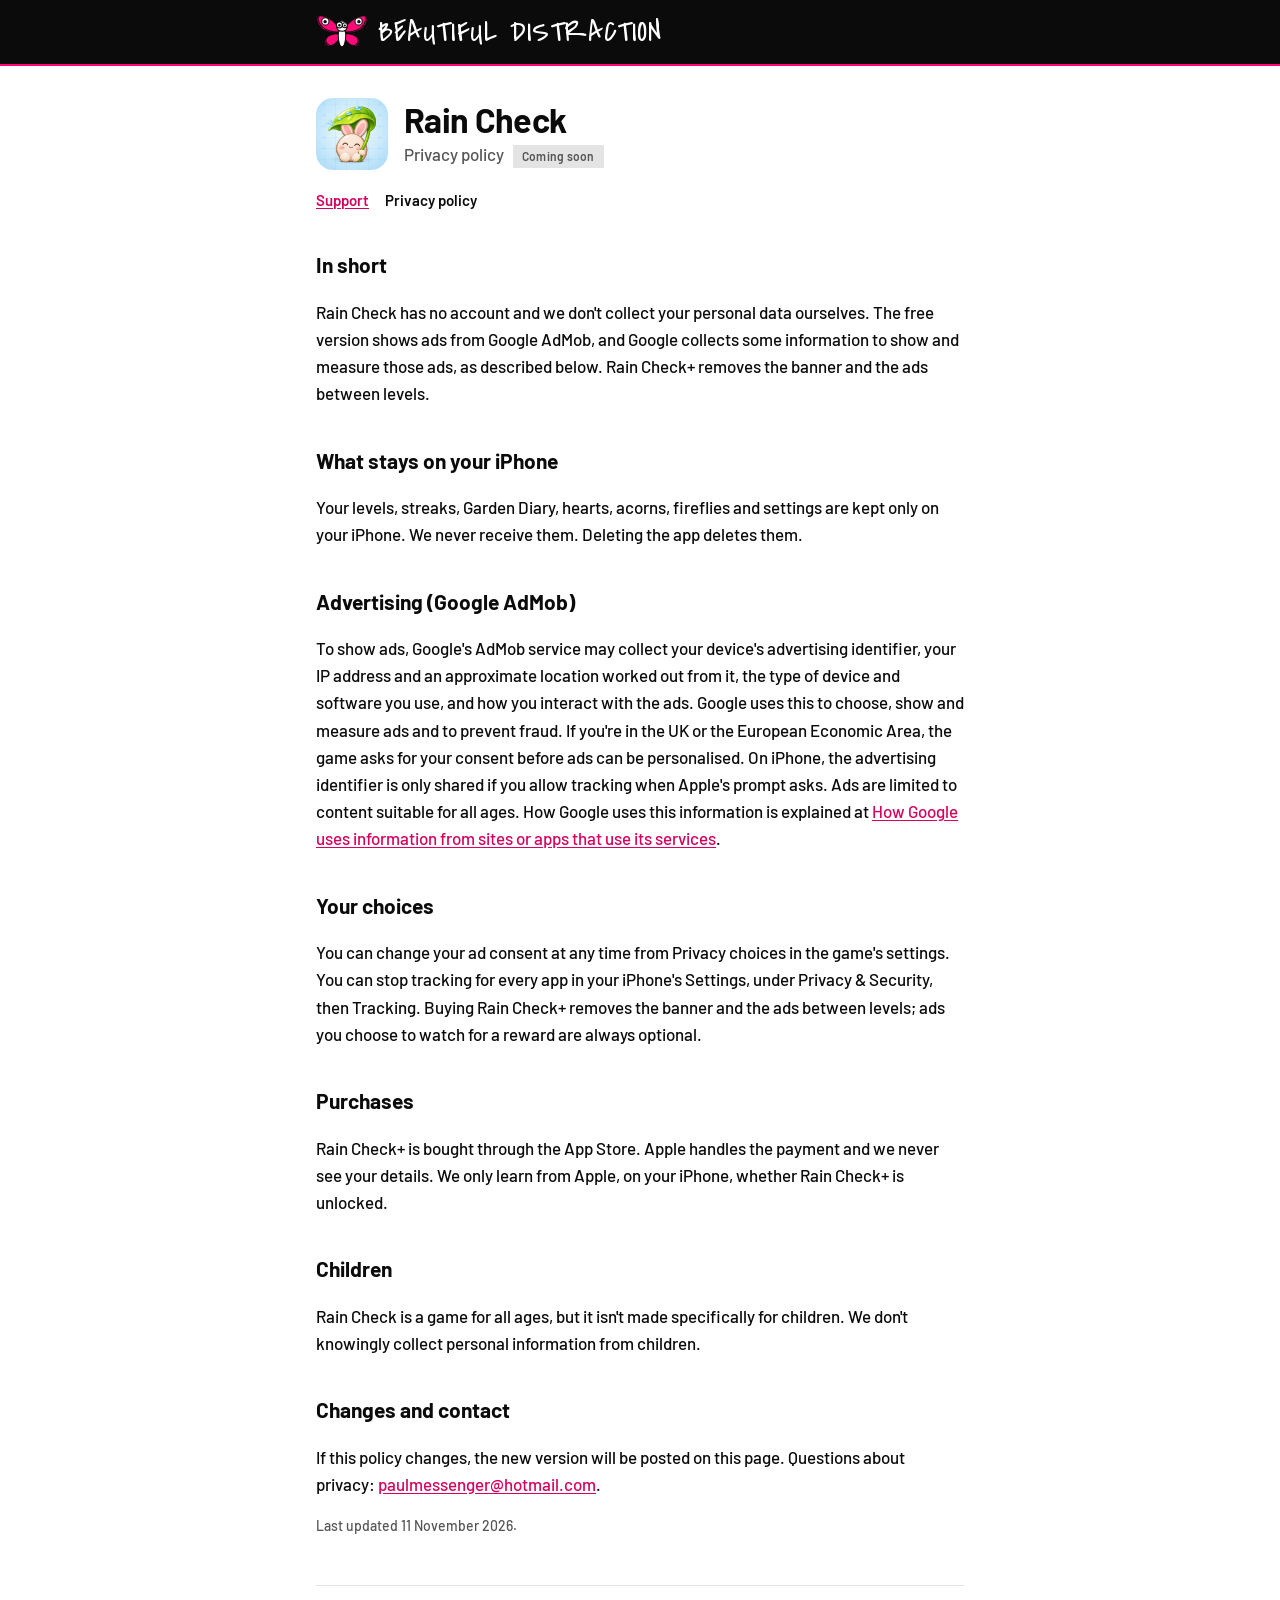
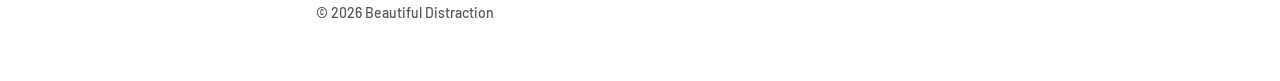
<file: rain-check/privacy/index.html>
<!doctype html>
<html lang="en">
<head>
<meta charset="utf-8">
<meta name="viewport" content="width=device-width, initial-scale=1">
<title>Rain Check Privacy</title>
<meta name="description" content="Privacy policy for Rain Check.">
<link rel="icon" href="../../images/favicon.svg" type="image/svg+xml">
<link rel="preconnect" href="https://fonts.googleapis.com">
<link rel="preconnect" href="https://fonts.gstatic.com" crossorigin>
<link href="https://fonts.googleapis.com/css2?family=Barlow:wght@500;700&family=Covered+By+Your+Grace&display=swap" rel="stylesheet">
<link rel="stylesheet" href="../../style.css">
</head>
<body>
<header class="site">
  <a class="brand" href="../../">
    <img src="../../images/moth.svg" alt="" width="60" height="51">
    <span>Beautiful Distraction</span>
  </a>
</header>
<main>

  <div class="app-head">
    <img src="../../images/rain-check-icon.png" alt="Rain Check icon">
    <div>
      <h1>Rain Check</h1>
      <p>Privacy policy <span class="tag">Coming soon</span></p>
    </div>
  </div>
  <nav class="sub">
    <a href="../">Support</a>
    <a href="./" aria-current="page">Privacy policy</a>
  </nav>
  <h2>In short</h2>
  <p>Rain Check has no account and we don't collect your personal data ourselves. The free version shows ads from Google AdMob, and Google collects some information to show and measure those ads, as described below. Rain Check+ removes the banner and the ads between levels.</p>
  <h2>What stays on your iPhone</h2>
  <p>Your levels, streaks, Garden Diary, hearts, acorns, fireflies and settings are kept only on your iPhone. We never receive them. Deleting the app deletes them.</p>
  <h2>Advertising (Google AdMob)</h2>
  <p>To show ads, Google's AdMob service may collect your device's advertising identifier, your IP address and an approximate location worked out from it, the type of device and software you use, and how you interact with the ads. Google uses this to choose, show and measure ads and to prevent fraud. If you're in the UK or the European Economic Area, the game asks for your consent before ads can be personalised. On iPhone, the advertising identifier is only shared if you allow tracking when Apple's prompt asks. Ads are limited to content suitable for all ages. How Google uses this information is explained at <a href="https://policies.google.com/technologies/partner-sites">How Google uses information from sites or apps that use its services</a>.</p>
  <h2>Your choices</h2>
  <p>You can change your ad consent at any time from Privacy choices in the game's settings. You can stop tracking for every app in your iPhone's Settings, under Privacy & Security, then Tracking. Buying Rain Check+ removes the banner and the ads between levels; ads you choose to watch for a reward are always optional.</p>
  <h2>Purchases</h2>
  <p>Rain Check+ is bought through the App Store. Apple handles the payment and we never see your details. We only learn from Apple, on your iPhone, whether Rain Check+ is unlocked.</p>
  <h2>Children</h2>
  <p>Rain Check is a game for all ages, but it isn't made specifically for children. We don't knowingly collect personal information from children.</p>

  <h2>Changes and contact</h2>
  <p>If this policy changes, the new version will be posted on this page. Questions about privacy: <a href="mailto:paulmessenger@hotmail.com">paulmessenger@hotmail.com</a>.</p>
  <p class="small">Last updated 11 November 2026.</p>

  <footer>© 2026 Beautiful Distraction</footer>
</main>
</body>
</html>
</file>
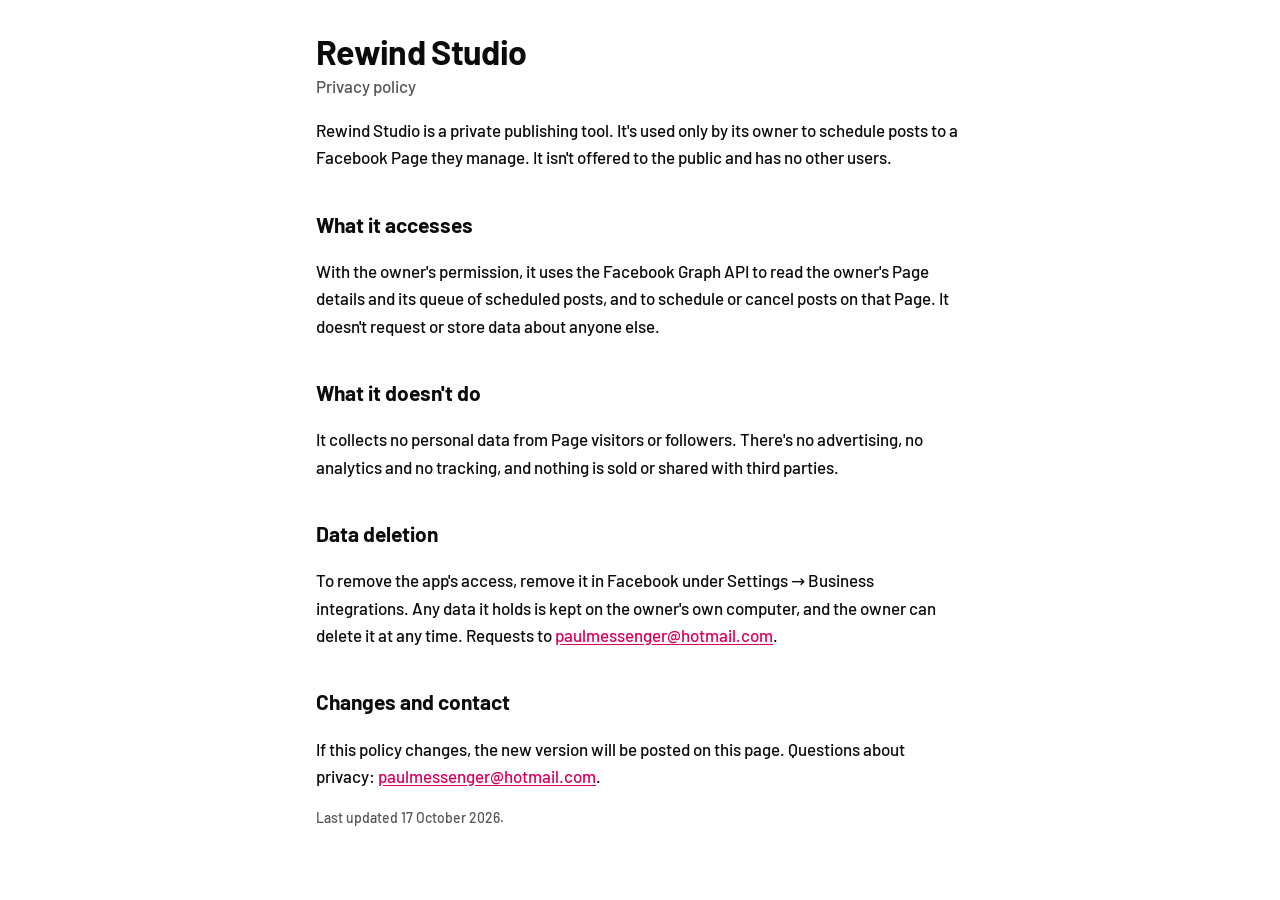
<file: rewind-studio/privacy/index.html>
<!doctype html>
<html lang="en">
<head>
<meta charset="utf-8">
<meta name="viewport" content="width=device-width, initial-scale=1">
<meta name="robots" content="noindex, nofollow">
<title>Rewind Studio Privacy</title>
<meta name="description" content="Privacy policy for Rewind Studio.">
<link rel="icon" href="../../images/favicon.svg" type="image/svg+xml">
<link rel="preconnect" href="https://fonts.googleapis.com">
<link rel="preconnect" href="https://fonts.gstatic.com" crossorigin>
<link href="https://fonts.googleapis.com/css2?family=Barlow:wght@500;700&family=Covered+By+Your+Grace&display=swap" rel="stylesheet">
<link rel="stylesheet" href="../../style.css">
</head>
<body>
<main>
  <div class="app-head">
    <div>
      <h1>Rewind Studio</h1>
      <p>Privacy policy</p>
    </div>
  </div>
  <p>Rewind Studio is a private publishing tool. It's used only by its owner to schedule posts to a Facebook Page they manage. It isn't offered to the public and has no other users.</p>
  <h2>What it accesses</h2>
  <p>With the owner's permission, it uses the Facebook Graph API to read the owner's Page details and its queue of scheduled posts, and to schedule or cancel posts on that Page. It doesn't request or store data about anyone else.</p>
  <h2>What it doesn't do</h2>
  <p>It collects no personal data from Page visitors or followers. There's no advertising, no analytics and no tracking, and nothing is sold or shared with third parties.</p>
  <h2>Data deletion</h2>
  <p>To remove the app's access, remove it in Facebook under Settings &rarr; Business integrations. Any data it holds is kept on the owner's own computer, and the owner can delete it at any time. Requests to <a href="mailto:paulmessenger@hotmail.com">paulmessenger@hotmail.com</a>.</p>
  <h2>Changes and contact</h2>
  <p>If this policy changes, the new version will be posted on this page. Questions about privacy: <a href="mailto:paulmessenger@hotmail.com">paulmessenger@hotmail.com</a>.</p>
  <p class="small">Last updated 17 October 2026.</p>
</main>
</body>
</html>
</file>
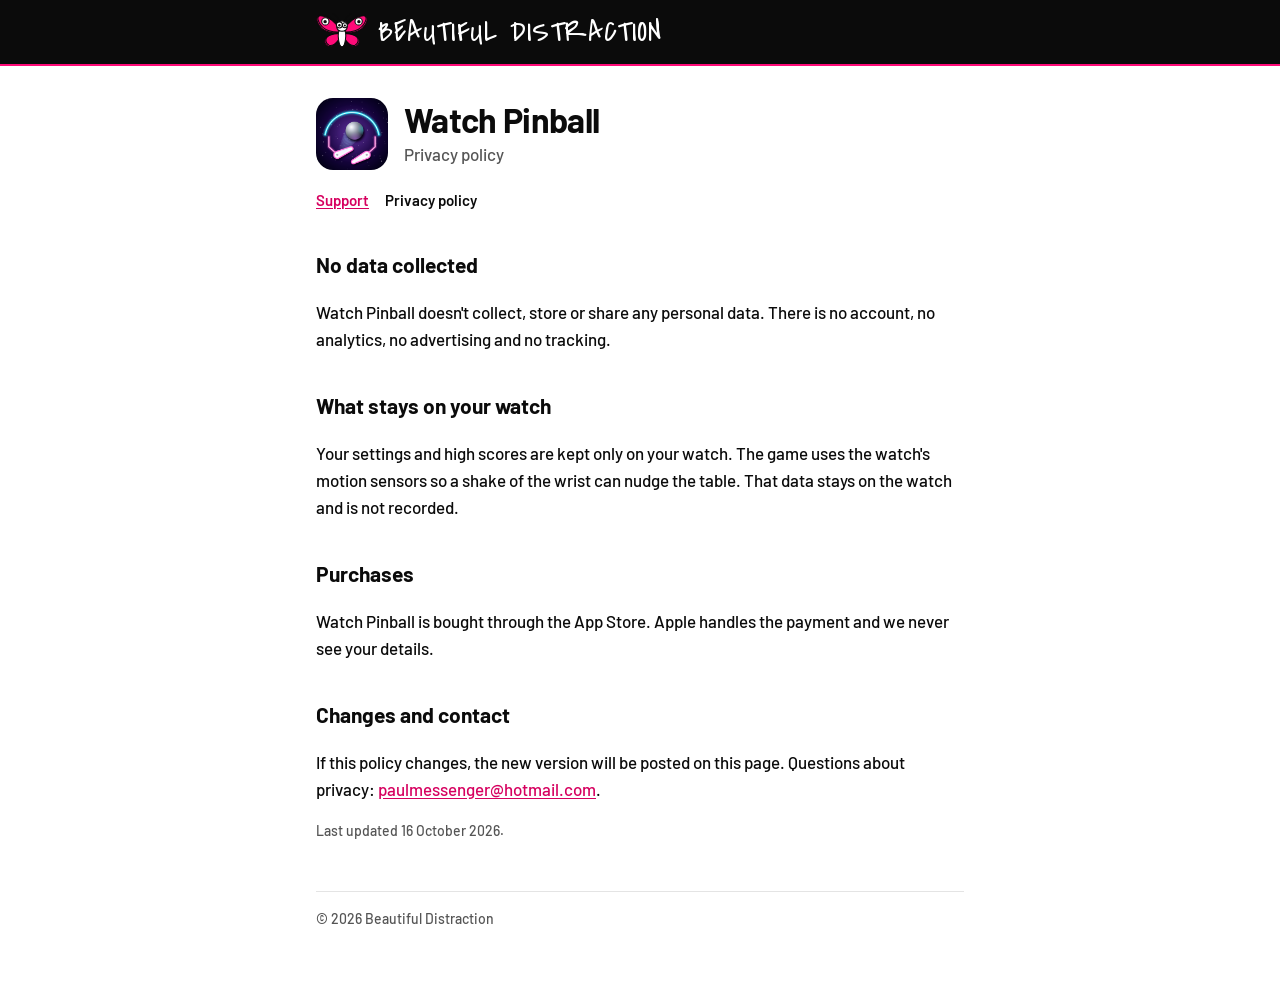
<file: watch-pinball/privacy/index.html>
<!doctype html>
<html lang="en">
<head>
<meta charset="utf-8">
<meta name="viewport" content="width=device-width, initial-scale=1">
<title>Watch Pinball Privacy</title>
<meta name="description" content="Privacy policy for Watch Pinball.">
<link rel="icon" href="../../images/favicon.svg" type="image/svg+xml">
<link rel="preconnect" href="https://fonts.googleapis.com">
<link rel="preconnect" href="https://fonts.gstatic.com" crossorigin>
<link href="https://fonts.googleapis.com/css2?family=Barlow:wght@500;700&family=Covered+By+Your+Grace&display=swap" rel="stylesheet">
<link rel="stylesheet" href="../../style.css">
</head>
<body>
<header class="site">
  <a class="brand" href="../../">
    <img src="../../images/moth.svg" alt="" width="60" height="51">
    <span>Beautiful Distraction</span>
  </a>
</header>
<main>

  <div class="app-head">
    <img src="../../images/watch-pinball-icon.png" alt="Watch Pinball icon">
    <div>
      <h1>Watch Pinball</h1>
      <p>Privacy policy</p>
    </div>
  </div>
  <nav class="sub">
    <a href="../">Support</a>
    <a href="./" aria-current="page">Privacy policy</a>
  </nav>
  <h2>No data collected</h2>
  <p>Watch Pinball doesn't collect, store or share any personal data. There is no account, no analytics, no advertising and no tracking.</p>
  <h2>What stays on your watch</h2>
  <p>Your settings and high scores are kept only on your watch. The game uses the watch's motion sensors so a shake of the wrist can nudge the table. That data stays on the watch and is not recorded.</p>
  <h2>Purchases</h2>
  <p>Watch Pinball is bought through the App Store. Apple handles the payment and we never see your details.</p>

  <h2>Changes and contact</h2>
  <p>If this policy changes, the new version will be posted on this page. Questions about privacy: <a href="mailto:paulmessenger@hotmail.com">paulmessenger@hotmail.com</a>.</p>
  <p class="small">Last updated 16 October 2026.</p>

  <footer>© 2026 Beautiful Distraction</footer>
</main>
</body>
</html>
</file>
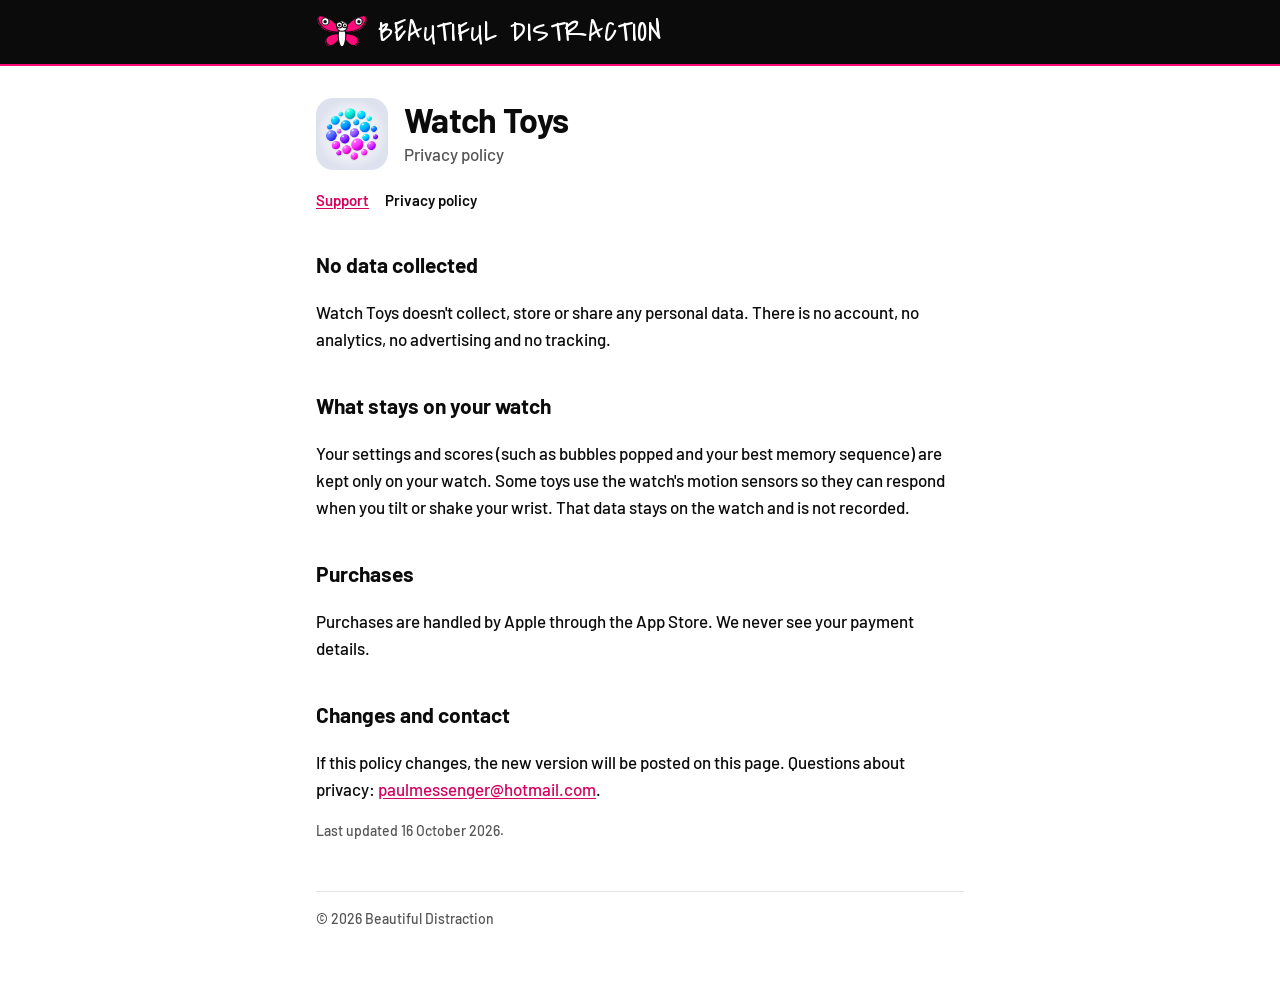
<file: watch-toys/privacy/index.html>
<!doctype html>
<html lang="en">
<head>
<meta charset="utf-8">
<meta name="viewport" content="width=device-width, initial-scale=1">
<title>Watch Toys Privacy</title>
<meta name="description" content="Privacy policy for Watch Toys.">
<link rel="icon" href="../../images/favicon.svg" type="image/svg+xml">
<link rel="preconnect" href="https://fonts.googleapis.com">
<link rel="preconnect" href="https://fonts.gstatic.com" crossorigin>
<link href="https://fonts.googleapis.com/css2?family=Barlow:wght@500;700&family=Covered+By+Your+Grace&display=swap" rel="stylesheet">
<link rel="stylesheet" href="../../style.css">
</head>
<body>
<header class="site">
  <a class="brand" href="../../">
    <img src="../../images/moth.svg" alt="" width="60" height="51">
    <span>Beautiful Distraction</span>
  </a>
</header>
<main>

  <div class="app-head">
    <img src="../../images/watch-toys-icon.png" alt="Watch Toys icon">
    <div>
      <h1>Watch Toys</h1>
      <p>Privacy policy</p>
    </div>
  </div>
  <nav class="sub">
    <a href="../">Support</a>
    <a href="./" aria-current="page">Privacy policy</a>
  </nav>
  <h2>No data collected</h2>
  <p>Watch Toys doesn't collect, store or share any personal data. There is no account, no analytics, no advertising and no tracking.</p>
  <h2>What stays on your watch</h2>
  <p>Your settings and scores (such as bubbles popped and your best memory sequence) are kept only on your watch. Some toys use the watch's motion sensors so they can respond when you tilt or shake your wrist. That data stays on the watch and is not recorded.</p>
  <h2>Purchases</h2>
  <p>Purchases are handled by Apple through the App Store. We never see your payment details.</p>

  <h2>Changes and contact</h2>
  <p>If this policy changes, the new version will be posted on this page. Questions about privacy: <a href="mailto:paulmessenger@hotmail.com">paulmessenger@hotmail.com</a>.</p>
  <p class="small">Last updated 16 October 2026.</p>

  <footer>© 2026 Beautiful Distraction</footer>
</main>
</body>
</html>
</file>
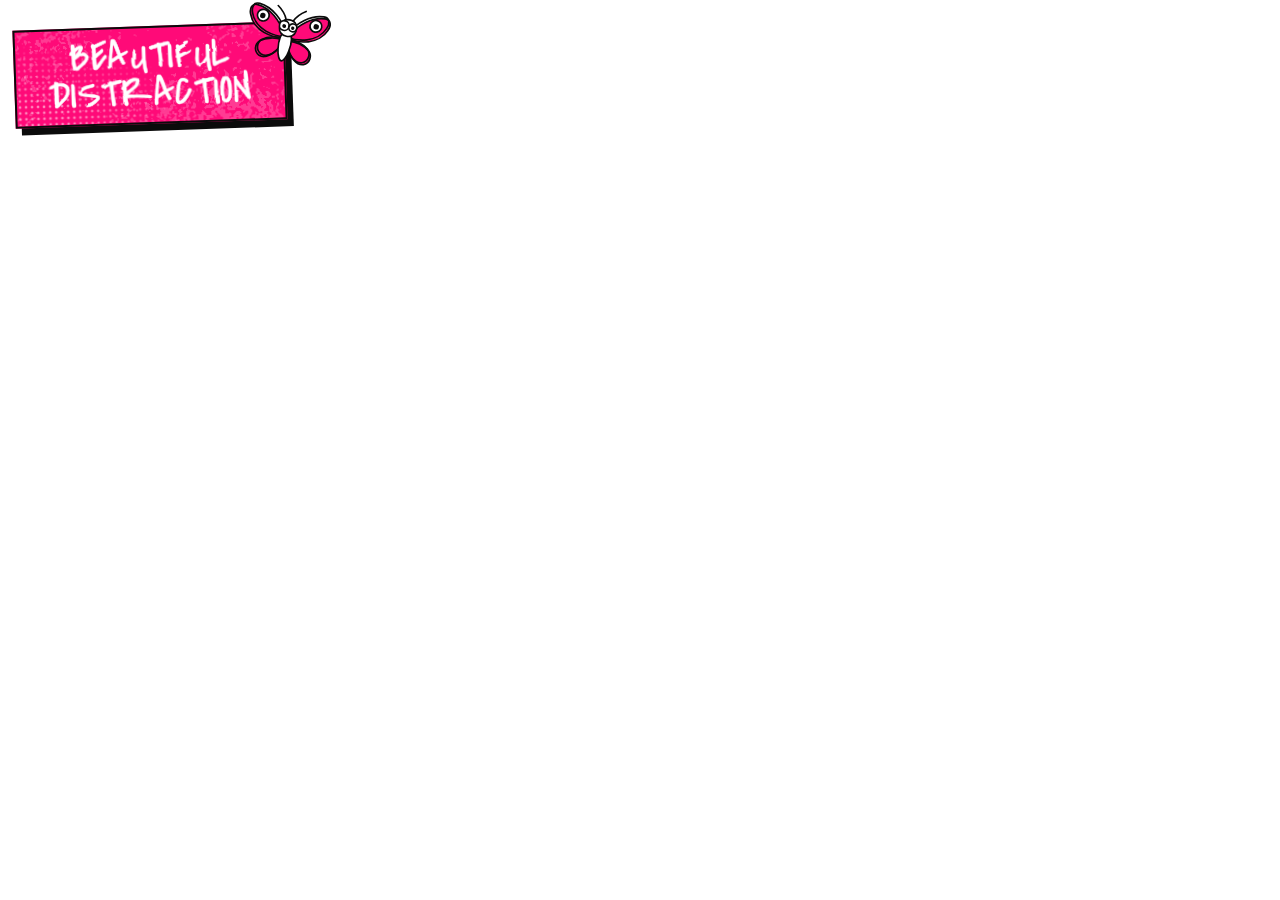
<file: tools/badge.html>
<!doctype html>
<meta charset="utf-8">
<title>Footer badge</title>
<!-- Source for images/badge.png, the "made by" badge on the app sites. They load nothing from
     third parties, so the lettering ships as an image. Render with tools/badge.sh. -->
<link href="https://fonts.googleapis.com/css2?family=Covered+By+Your+Grace&display=swap" rel="stylesheet">
<style>
  html, body { margin: 0; background: transparent; }
  .stage { position: relative; width: 330px; height: 150px; }
  .box {
    position: absolute; left: 14px; top: 26px; width: 272px; height: 98px;
    overflow: hidden; display: grid; place-content: center; text-align: center;
    color: #fff; background: #ff0a78; border: 2px solid #0b0b0b;
    box-shadow: 6px 7px 0 #0b0b0b; transform: rotate(-2deg);
    font: 400 42px/.88 "Covered By Your Grace", cursive;
    letter-spacing: .015em; text-transform: uppercase; box-sizing: border-box;
  }
  .box::before { content: ""; position: absolute; inset: 0; background: radial-gradient(circle, rgba(255,255,255,.5) 1.2px, transparent 1.7px) 0 0 / 6px 6px; -webkit-mask-image: radial-gradient(70% 90% at 0% 100%, #000 30%, transparent 100%); mask-image: radial-gradient(70% 90% at 0% 100%, #000 30%, transparent 100%); }
  .box::after { content: ""; position: absolute; inset: 0; background: url(../home/speck.png); opacity: .2; }
  .box span { position: relative; z-index: 1; display: block; -webkit-text-stroke: .012em currentColor; filter: url(#rough); }
  .moth { position: absolute; right: 2px; top: 2px; width: 84px; transform: rotate(12deg); }
</style>
<svg width="0" height="0" style="position:absolute"><filter id="rough" x="-5%" y="-5%" width="110%" height="110%"><feTurbulence type="fractalNoise" baseFrequency="0.05" numOctaves="3" seed="4"/><feDisplacementMap in="SourceGraphic" scale="2.2"/></filter></svg>
<div class="stage">
  <div class="box"><span>Beautiful<br>Distraction</span></div>
  <img class="moth" src="../images/moth.svg" alt="">
</div>
</file>
<file: home/home.css>
/* Beautiful Distraction: one loud ink, a photocopier and a marker pen. */
:root {
  --ink: #ff0a78;
  --ink-pale: #ff9ccb;
  --black: #0b0b0b;
  --paper: #fff;
  --blue: #0000f5;
  --display: "Covered By Your Grace", "Marker Felt", cursive;
  --hand: "Covered By Your Grace", "Marker Felt", cursive;
  --text: "Barlow", -apple-system, BlinkMacSystemFont, "Segoe UI", system-ui, sans-serif;
  --title: clamp(64px, 16vw, 176px);
  --heading: clamp(30px, 4.6vw, 46px);
  --name: clamp(50px, 6.6vw, 72px);
}

* { box-sizing: border-box; }
html { -webkit-text-size-adjust: 100%; }
body {
  margin: 0;
  overflow-x: hidden;
  background: var(--black);
  color: var(--black);
  font: 500 18px/1.5 var(--text);
}
body::before {               /* the photocopied attic, fixed behind everything */
  content: "";
  position: fixed;
  inset: 0;
  z-index: -1;
  background: url(paper.png) center / cover;
}
p, h1, h2, h3 { margin: 0; }
img { display: block; max-width: 100%; height: auto; }
.defs { position: absolute; }

/* Line drawing, shared by the moth and the bulb. */
.line { fill: none; stroke: var(--black); stroke-width: 3; stroke-linecap: round; stroke-linejoin: round; }
.line.thin { stroke-width: 2.2; }
.line.paper { fill: var(--paper); }
.line.fuzz { fill: var(--paper); stroke-dasharray: 5 2.5; stroke-width: 3.4; }
.solid { fill: var(--black); }
.wing-fill { fill: var(--ink); }

.bar { background: var(--black); color: var(--paper); border-bottom: 1px solid var(--ink); padding: 11px 24px; font-size: 15px; }
.bar-in { max-width: 1040px; margin: 0 auto; display: flex; align-items: center; justify-content: space-between; gap: 16px; }
.social { display: flex; gap: 18px; --glyph: var(--black); }
.social a { display: inline-flex; align-items: center; gap: 7px; color: var(--paper); text-decoration: none; font-weight: 700; }
.social a:hover { color: var(--ink); }
.social a:focus-visible { outline: 3px solid var(--blue); outline-offset: 3px; }
.social svg { width: 20px; height: 20px; flex: none; }

/* The big label. */
.hero { position: relative; max-width: 1120px; margin: 0 auto; padding: 96px 24px 72px; }
.label {
  position: relative;
  overflow: hidden;
  padding: 44px 32px 30px;
  text-align: center;
  color: var(--paper);
  background: var(--ink);
  border: 2px solid var(--black);
  transform: rotate(-1.6deg);
  box-shadow: 9px 10px 0 var(--black);
}
.label::before {            /* halftone in two corners */
  content: "";
  position: absolute;
  inset: 0;
  background: radial-gradient(circle, rgba(255,255,255,.5) 1.3px, transparent 1.9px) 0 0 / 7px 7px;
  -webkit-mask-image: radial-gradient(60% 50% at 0% 100%, #000 45%, transparent 100%), radial-gradient(50% 45% at 100% 0%, #000 30%, transparent 100%);
          mask-image: radial-gradient(60% 50% at 0% 100%, #000 45%, transparent 100%), radial-gradient(50% 45% at 100% 0%, #000 30%, transparent 100%);
}
.label::after {             /* pale mottling across the flat colour */
  content: "";
  position: absolute;
  inset: 0;
  background: url(speck.png);
  opacity: .32;
  pointer-events: none;
}
.label > * { position: relative; z-index: 1; }
.kicker { font: 400 clamp(21px, 3.1vw, 32px)/1.1 var(--hand); letter-spacing: .08em; text-transform: uppercase; }
h1 {
  margin: 12px 0 2px;
  font: 400 var(--title)/.86 var(--display);
  text-transform: uppercase;
  -webkit-text-stroke: .012em currentColor;
  filter: url(#rough);
  -webkit-mask-image: url(ink.png);
          mask-image: url(ink.png);
}
h1 span { display: block; }
.stroke { display: block; width: min(76%, 640px); height: 16px; margin: 0 auto 18px; overflow: visible; }
.stroke path { fill: none; stroke: var(--paper); stroke-width: 7; stroke-linecap: round; vector-effect: non-scaling-stroke; }
.ribbon { position: relative; width: min(100%, 440px); margin: 0 auto 16px; padding: 12px 36px 13px; font: 400 clamp(23px, 3.4vw, 34px)/1 var(--hand); letter-spacing: .06em; text-transform: uppercase; }
.ribbon svg { position: absolute; inset: 0; width: 100%; height: 100%; overflow: visible; }
.ribbon path { fill: var(--black); stroke: var(--black); stroke-width: 2; stroke-linejoin: round; }
.ribbon span { position: relative; }
.lede { font: 700 clamp(18px, 2.2vw, 23px)/1.3 var(--text); color: var(--black); }
.small-print {
  display: flex;
  justify-content: space-between;
  gap: 8px 24px;
  flex-wrap: wrap;
  margin-top: 22px;
  color: var(--black);
  font: 400 25px/1.1 var(--hand);
  letter-spacing: .03em;
}

/* The bulb hangs from the bar, over the label's corner. */
.bulb { cursor: pointer; position: absolute; top: 0; right: clamp(8px, 7vw, 92px); z-index: 3; width: clamp(86px, 12vw, 128px); transform-origin: 50% 0; animation: sway 7s ease-in-out infinite; }
.bulb svg { display: block; overflow: visible; }
.glass { fill: var(--paper); }
.glass-print { fill: var(--ink); }
.cap { fill: var(--black); }
.bulb .thin + .cap + .thin { stroke: var(--paper); }
.rays path { fill: none; stroke: var(--paper); stroke-width: 5; stroke-linecap: round; paint-order: stroke; }
.bulb.bonk { animation: bonk .5s ease-out; }
@keyframes sway { 50% { transform: rotate(1.4deg); } 0%, 100% { transform: rotate(-1.4deg); } }
@keyframes bonk { 25% { transform: rotate(-5deg); } 60% { transform: rotate(3deg); } 100% { transform: rotate(0); } }

.tink {
  position: fixed;
  left: 0; top: 0;
  z-index: 11;
  margin: 0;
  padding: 0 8px 1px;
  background: var(--black);
  color: var(--paper);
  font: 400 26px/1.1 var(--hand);
  letter-spacing: .04em;
  opacity: 0;
  pointer-events: none;
}
.tink.on { animation: tink .8s ease-out; }
@keyframes tink { 0% { opacity: 1; translate: 0 0; rotate: -8deg; } 70% { opacity: 1; } 100% { opacity: 0; translate: 10px -26px; rotate: 5deg; } }

/* The moth. */
.moth { position: fixed; left: 0; top: 0; z-index: 10; width: 150px; pointer-events: none; overflow: visible; will-change: transform; }
.wing-l, .wing-r { transform-box: view-box; transform-origin: 100px 85px; animation: flap .15s ease-in-out infinite alternate; }
@keyframes flap { to { transform: scaleX(.5); } }
.moth.resting .wing-l, .moth.resting .wing-r { animation: none; transform: scaleX(.68); transition: transform .4s; }

/* Page content. */
main { max-width: 1040px; margin: 0 auto; padding: 0 24px; }
.knockout { margin: 8px 0 40px; font: 400 var(--heading)/1 var(--display); }
.knockout span { display: inline-block; padding: 2px 12px 4px; background: var(--paper); transform: rotate(-1deg); }

.apps { display: grid; gap: 44px; }
.app {
  position: relative;
  display: grid;
  grid-template-columns: minmax(0, 230px) 1fr;
  gap: 30px;
  align-items: center;
  padding: 28px 30px 30px;
  border: 2px solid var(--black);
}
.app:nth-child(odd)  { transform: rotate(-.8deg); margin-right: 7%; }
.app:nth-child(even) { transform: rotate(.9deg); margin-left: 7%; }
.pink  { background: var(--ink); }
.white { background: var(--paper); }
.black { background: var(--black); border-color: var(--paper); color: var(--paper); }
.app h3 { font: 400 var(--name)/1 var(--display); margin: 2px 0 8px; }
.app p { margin-bottom: 14px; }

/* App icons printed in one ink. Point at one and it shows its true colours. */
.print { background: var(--ink); border: 2px solid var(--black); transform: rotate(-2deg); }
.pink .print { background: var(--paper); }
.black .print { border-color: var(--paper); }
.print img { width: 100%; filter: grayscale(1) contrast(1.3); mix-blend-mode: multiply; transition: filter .2s; }
.app:hover .print img { filter: none; mix-blend-mode: normal; }

.stamp {
  display: inline-block;
  margin: 0 0 8px !important;
  padding: 1px 9px 2px;
  font: 400 21px/1.15 var(--hand);
  letter-spacing: .05em;
  text-transform: uppercase;
  border: 2px solid currentColor;
  transform: rotate(-2deg);
}
.links { display: flex; flex-wrap: wrap; align-items: center; gap: 8px 20px; font-weight: 700; font-size: 16px; }
.links a { color: inherit; text-underline-offset: 3px; text-decoration-thickness: 2px; }
.black .links a { color: var(--ink-pale); }
.minor { display: flex; gap: 20px; }
.links a:focus-visible { outline: 3px solid var(--blue); outline-offset: 2px; }
.links a.store { padding: 9px 16px; background: var(--blue); color: var(--paper); text-decoration: none; letter-spacing: .02em; text-transform: uppercase; font-size: 15px; }
.links a.store:hover { background: var(--ink); color: var(--black); }
.links a.site { padding: 9px 16px; background: var(--ink); color: var(--black); text-decoration: none; letter-spacing: .02em; text-transform: uppercase; font-size: 15px; }
.links a.site:hover { background: var(--blue); color: var(--paper); }
.pink .links a.site { background: var(--black); color: var(--paper); }
.pink .links a.site:hover { background: var(--blue); }

.note { margin: 68px auto 0; max-width: 680px; padding: 22px 26px 24px; background: var(--paper); border: 2px solid var(--black); transform: rotate(-.7deg); font: 400 clamp(26px, 3.6vw, 34px)/1.2 var(--hand); letter-spacing: .02em; }

footer { margin-top: 72px; padding: 30px 24px 40px; background: var(--black); color: var(--paper); text-align: center; font-size: 15px; border-top: 1px solid var(--ink); }
.sign-off { font: 400 clamp(38px, 5.4vw, 56px)/1.1 var(--display); color: var(--ink-pale); margin-bottom: 8px; }
.follow { margin: 18px 0 12px; }
.social.big { justify-content: center; gap: 12px; margin-bottom: 26px; }
.social.big a { padding: 10px 16px; border: 2px solid var(--paper); font-size: 16px; }
.social.big a:hover { background: var(--ink); border-color: var(--ink); color: var(--black); --glyph: var(--ink); }
.social.big svg { width: 24px; height: 24px; }

@media (max-width: 640px) {
  body { font-size: 17px; }
  .bar { padding-inline: 16px; }
  .bar .social span { display: none; }
  .hero { padding: 132px 16px 52px; }
  .label { padding: 30px 16px 22px; box-shadow: 6px 7px 0 var(--black); }
  main { padding: 0 16px; }
  .app { grid-template-columns: 1fr; gap: 18px; padding: 20px 18px 22px; }
  .app:nth-child(n) { margin-inline: 0; }
  .print { width: 150px; }
  .small-print { justify-content: center; text-align: center; }
  .moth { width: 96px; }
}

@media (prefers-reduced-motion: reduce) {
  .bulb, .bulb.bonk, .wing-l, .wing-r, .tink.on { animation: none; }
}
</file>
<file: style.css>
/* Support and privacy pages: the Beautiful Distraction look, kept quiet so they're easy to read. */
:root {
  --bg: #fff;
  --ink: #0b0b0b;
  --muted: #555;
  --line: #e4e4e4;
  --accent: #d6005f;
  --hot: #ff0a78;
}
@media (prefers-color-scheme: dark) {
  :root {
    --bg: #0b0b0b;
    --ink: #f6f6f6;
    --muted: #b4b4b4;
    --line: #333;
    --accent: #ff7ab8;
  }
}

* { box-sizing: border-box; }
html { -webkit-text-size-adjust: 100%; }
body {
  margin: 0;
  background: var(--bg);
  color: var(--ink);
  font: 500 17px/1.6 "Barlow", -apple-system, BlinkMacSystemFont, "Segoe UI", system-ui, sans-serif;
}
main { max-width: 680px; margin: 0 auto; padding: 32px 16px 56px; }
a { color: var(--accent); text-underline-offset: 2px; }
img { max-width: 100%; }

/* Header: the moth, and the name in felt tip. */
header.site { background: #0b0b0b; border-bottom: 2px solid var(--hot); padding: 10px 16px; }
.brand { display: flex; align-items: center; gap: 10px; max-width: 648px; margin: 0 auto; text-decoration: none; color: #fff; }
.brand img { width: 52px; height: auto; flex: none; }
.brand span { font: 400 30px/1 "Covered By Your Grace", "Marker Felt", cursive; letter-spacing: .02em; text-transform: uppercase; }

h1 { font-size: 34px; line-height: 1.15; margin: 0 0 8px; letter-spacing: -0.02em; }
h2 { font-size: 21px; margin: 36px 0 8px; }
.lede { color: var(--muted); font-size: 19px; margin: 0 0 28px; }
.small { color: var(--muted); font-size: 14px; }

/* The App Store button for a released app. */
a.store {
  display: inline-block;
  padding: 9px 16px;
  background: #0000f5;
  color: #fff;
  text-decoration: none;
  font-size: 15px;
  font-weight: 700;
  letter-spacing: .02em;
  text-transform: uppercase;
}
a.store:hover { background: var(--hot); color: #0b0b0b; }

/* A row of watch screenshots. */
.shots { display: flex; gap: 10px; margin: 20px 0 4px; overflow-x: auto; padding-bottom: 6px; }
.shots img { height: 190px; border-radius: 30px; flex: none; }

/* An app's own page. */
.app-head { display: flex; gap: 16px; align-items: center; margin-bottom: 8px; }
.app-head img { width: 72px; height: 72px; border-radius: 17px; flex: none; }
.app-head h1 { margin: 0; }
.app-head p { margin: 2px 0 0; color: var(--muted); }
nav.sub { display: flex; gap: 16px; font-weight: 600; font-size: 15px; margin: 18px 0 8px; }
nav.sub a[aria-current] { color: var(--ink); text-decoration: none; }

footer { margin-top: 48px; padding-top: 16px; border-top: 1px solid var(--line); color: var(--muted); font-size: 14px; }

@media (max-width: 480px) {
  h1 { font-size: 28px; }
  .shots img { height: 150px; border-radius: 24px; }
}

/* A "Coming soon" label. */
.tag {
  display: inline-block;
  vertical-align: middle;
  margin-left: 6px;
  padding: 2px 9px;
  background: var(--line);
  color: var(--muted);
  font-size: 12px;
  font-weight: 600;
  letter-spacing: 0.02em;
}
</file>
